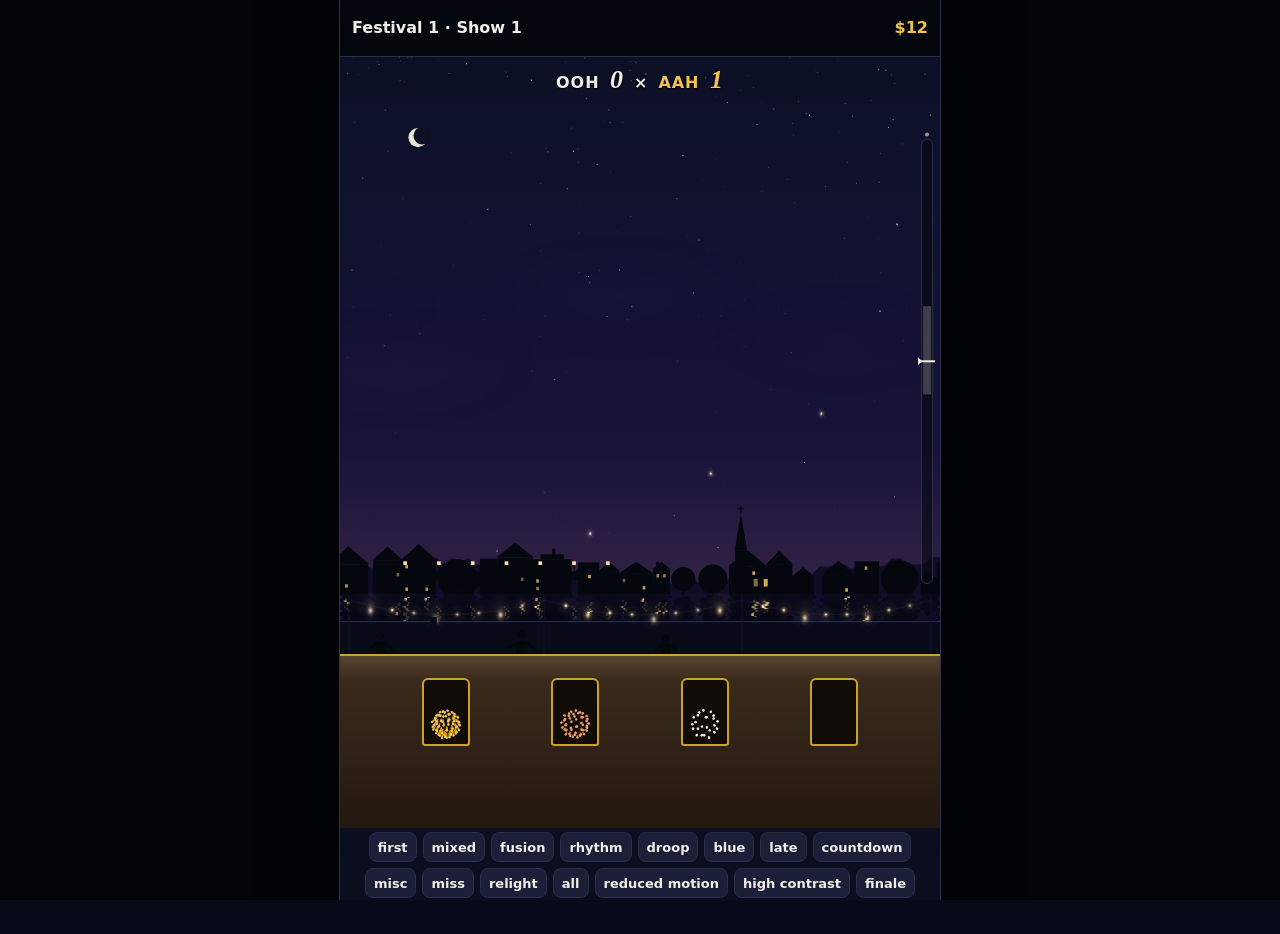
<file: games/ooh-and-aah/tools/fx-demo.html>
<!doctype html>
<html lang="en"><head>
<meta charset="utf-8">
<meta name="viewport" content="width=device-width,initial-scale=1,viewport-fit=cover">
<title>FX self-test</title>
<!-- Ooh × Aah: fx.js self-test demo. Owner: fx. Loads the real src/sim.js + src/fx.js (no build step).
     Open it directly (file://) to click through the scenarios, or drive it with tools/fx-demo.mjs, which
     steps FX deterministically (FX.update(1/60) + FX.render() per frame), times every render and screenshots.
     Query: ?rm=1 (reduced motion) · ?hc=1 (high contrast) · ?scene=<name> (auto-play) · ?live=1 (own rAF loop) -->
<style>
  :root{--bg:#070A18;--paper:#F4EFE6;--dim:#B9B2C7;--aah:#F2C14E;--x:#56B4E9;--line:#2A2F4A;--wood:#3A2A1C;--wood-hi:#5A4330;--brass:#C9A227}
  :root[data-contrast="high"]{--bg:#000;--paper:#FFF;--dim:#E6E6E6;--aah:#FFD166;--x:#8AD7FF;--line:#FFF;--wood:#1A1A1A;--wood-hi:#FFF;--brass:#FFD166}
  html,body{margin:0;height:100%;background:var(--bg);color:var(--paper);font:16px/1.3 system-ui,-apple-system,"Segoe UI",Roboto,sans-serif;overflow:hidden}
  #backdrop{position:fixed;inset:0;width:100vw;height:100vh;display:none;opacity:.55}
  #app{position:relative;height:100%;margin:0 auto;display:flex;flex-direction:column;max-width:560px}
  body.desk #backdrop{display:block}
  body.desk #app{max-width:600px;box-shadow:0 0 0 1px var(--line),0 0 60px rgba(0,0,0,.7)}
  #hud{flex:none;height:56px;display:flex;align-items:center;justify-content:space-between;padding:0 12px;background:rgba(5,7,15,.92);border-bottom:1px solid var(--line);font-weight:700}
  #hud .coins{color:var(--aah)}
  #sky-wrap{position:relative;flex:1 1 0;min-height:300px;overflow:hidden}
  #sky{position:absolute;inset:0;width:100%;height:100%;display:block}
  #readout{position:absolute;left:0;right:0;top:10px;display:flex;justify-content:center;gap:10px;align-items:baseline;font-weight:700;letter-spacing:.06em;pointer-events:none;text-shadow:0 1px 2px #000}
  #readout b{font:italic 700 26px/1 Georgia,serif;margin-left:4px}
  #readout .a{color:var(--aah)}
  #rack{flex:none;height:150px;position:relative;background:linear-gradient(var(--wood-hi),var(--wood) 14%,#23180f);border-top:2px solid var(--brass);display:flex;justify-content:space-evenly;align-items:flex-start;padding-top:22px}
  .tube{width:44px;height:64px;border-radius:6px 6px 3px 3px;background:#120c08;border:2px solid var(--brass);display:flex;align-items:flex-end;justify-content:center}
  .tube canvas{margin-bottom:4px}
  #bar{flex:none;height:64px;display:flex;gap:6px;align-items:center;justify-content:center;flex-wrap:wrap;padding:4px 8px;background:#0b0e1f}
  #bar button{font:700 13px system-ui;color:var(--paper);background:#1b1f38;border:1px solid var(--line);border-radius:8px;padding:6px 8px;min-height:30px}
  #bar button[aria-pressed="true"]{border-color:var(--aah);color:var(--aah)}
  body.shot #bar{visibility:hidden}
  #sheet{display:none;position:fixed;inset:0;overflow:auto;background:var(--bg);padding:12px;box-sizing:border-box}
  body.picto #sheet{display:block}
  #sheet h2{font:600 16px system-ui;margin:8px 0}
  #sheet .grid{display:flex;flex-wrap:wrap;gap:8px}
  #sheet figure{margin:0;display:flex;flex-direction:column;align-items:center;gap:2px;font:12px system-ui;color:var(--dim);width:64px}
</style>
</head><body>
<canvas id="backdrop" aria-hidden="true"></canvas>
<div id="app">
  <div id="hud"><span id="show">Spring Lanterns · Show 1</span><span class="coins" id="coins">$12</span></div>
  <div id="sky-wrap">
    <canvas id="sky" aria-hidden="true"></canvas>
    <div id="readout"><span class="o" id="ro-o">OOH <b>0</b></span><span>×</span><span class="a" id="ro-a">AAH <b>1</b></span></div>
  </div>
  <div id="rack"></div>
  <div id="bar"></div>
</div>
<div id="sheet"></div>
<script src="../src/sim.js"></script>
<script src="../src/fx.js"></script>
<script>
'use strict';
/* ------------------------------------------------------------------------------------------------
   Scenarios. Chains come from the real SIM (OOH.step(state, {type:'light'})) where possible, so the
   event shapes are exactly the ones the game feeds FX; the rest are hand-built with the SIM's fields.
------------------------------------------------------------------------------------------------ */
const Q = new URLSearchParams(location.search);
const $ = s => document.querySelector(s);
const sky = $('#sky'), rack = $('#rack');
const DESK = innerWidth >= 1200;
if (DESK) document.body.classList.add('desk');
if (Q.get('hc') === '1') document.documentElement.dataset.contrast = 'high';

function mkState(ids, o) {
  o = o || {};
  const S = OOH.createState(o.seed || 'fx-demo');
  S.show = o.show || 1; S.crowd = o.crowd || 0;
  let u = 100;
  S.tubes = ids.map(s => { if (!s) return {shell: null, rig: null}; const [id, col, star, rig] = s.split(':'); return {shell: {uid: u++, id, col: col || 'R', star: +(star || 1), paid: 3}, rig: rig || null}; });
  return S;
}
function light(S) { S._pre = {show: S.show, crowd: S.crowd}; return OOH.step(S, {type: 'light'}); }
const SETS = {
  mixed: ['peony:R:2', 'salute:W:2', 'willow:A:2', 'echo:W:2', 'crossette:B:2', 'thunder:W:3'],
  fusion: ['palm:G:2', 'fern:G:2', 'heart:R:2', 'strontium:R:2', 'glitter:A:2', 'finale:B:3'],
  rhythm: ['comet:B:2', 'strobe:W:2', 'mine:R:2', 'candle:A:2', 'girandola:A:2', 'waterfall:W:2'],
  droop: ['kamuro:A:2', 'dahlia:R:2', 'smiley:A:2', 'crackle:W:2', 'horsetail:G:2', 'brocade:A:2'],
  blue: ['tourbillon:X:2', 'crest:A:2', 'puresky:B:2', 'barrage:B:2', 'prism:B:2', 'bluemoon:B:2'],
  late: ['nishiki:A:2', 'cake:R:2', 'saturn:B:2', 'chrys:G:2', 'echo:W:3', 'salute:W:3']
};
const SCENES = {
  // first show of a run: 3 tubes, tiny numbers, a Pass
  first: () => { const S = mkState(['willow:A:1', 'peony:R:1', 'strobe:W:1', null], {crowd: 0}); return {S, fest: 1, ev: light(S)}; },
  mixed: () => { const S = mkState(SETS.mixed, {show: 4, crowd: 40}); return {S, fest: 2, ev: light(S)}; },
  fusion: () => { const S = mkState(SETS.fusion, {show: 5, crowd: 60}); return {S, fest: 2, ev: light(S)}; },
  rhythm: () => { const S = mkState(SETS.rhythm, {show: 7, crowd: 90}); return {S, fest: 3, ev: light(S)}; },
  droop: () => { const S = mkState(SETS.droop, {show: 10, crowd: 140}); return {S, fest: 4, ev: light(S)}; },
  blue: () => { const S = mkState(SETS.blue, {show: 13, crowd: 220}); return {S, fest: 5, ev: light(S)}; },
  late: () => { const S = mkState(SETS.late, {show: 16, crowd: 320}); return {S, fest: 6, ev: light(S)}; },
  // the biggest chain: a 6-tube Countdown (two passes, 12+ bursts) that misses and ends the run
  countdown: () => { const S = mkState(SETS.mixed, {show: 23, crowd: 300}); return {S, fest: 8, ev: light(S)}; },
  // the events the SIM rarely produces in a demo: coin gains, a wild rainbow, encore, critical/rain check, relight, run won
  misc: () => {
    const S = mkState(['peony:X:2', 'glitter:A:3', 'heart:R:2', 'palm:G:2', 'bluemoon:B:3', 'finale:W:3'], {show: 20, crowd: 500});
    const ev = light(S).filter(e => !/^(payout|milestone|buildOpen|runLost|runWon)$/.test(e.type));
    const out = [];
    for (const e of ev) {
      out.push(e);
      if (e.type === 'burst' && e.tube === 1) out.push({type: 'coinGain', v: 3, tube: 1, rig: 'lucky'});
      if (e.type === 'burst' && e.tube === 3) out.push({type: 'crowdGain', v: 12, tube: 3, crowd: S.crowd + 12});
      if (e.type === 'burst' && e.tube === 4) out.push({type: 'extend', n: 3, by: 1, tube: 4});
    }
    const ap = out.find(e => e.type === 'applause');
    if (ap) { ap.encore = true; ap.pass = true; ap.target = Math.max(1, Math.floor(ap.score / 3.4)); }
    out.push({type: 'payout', total: 14}, {type: 'milestone', id: 'busySky', value: 6, goal: 8}, {type: 'runWon', show: 20, applause: ap ? ap.score : 0});
    return {S, fest: 7, ev: out};
  },
  // a miss (crowd deflates) that uses the rain check → critical rim
  miss: () => {
    const S = mkState(['peony:R:1', 'strobe:W:1', null, null], {show: 9, crowd: 30});
    const ev = light(S).filter(e => !/^(milestone|buildOpen|runLost)$/.test(e.type));
    const ap = ev.find(e => e.type === 'applause');
    if (ap) { ap.pass = false; ap.target = Math.max(ap.score * 3, 200); ap.short = ap.target - ap.score; }
    ev.push({type: 'rainCheck', left: 0}, {type: 'critical', on: true, lastChance: true});
    return {S, fest: 3, ev};
  },
  relight: () => {
    const S = mkState(['willow:A:1', 'peony:R:1', null, null], {show: 6, crowd: 20});
    const ev = light(S).filter(e => !/^(milestone|buildOpen|runLost)$/.test(e.type));
    const ap = ev.find(e => e.type === 'applause');
    if (ap) { ap.pass = false; ap.target = ap.score * 2; }
    ev.push({type: 'relight', left: 0});
    return {S, fest: 2, ev};
  },
  // every shell in the sky at once (one burst per shell, instant chain) = worst-case particle pressure
  all: () => {
    const ids = Object.keys(OOH.DATA.SHELLS), ev = [{type: 'fuseLit', show: 1, target: 100, rules: []}];
    ids.forEach((id, i) => { ev.push({type: 'launch', tube: i % 6, n: i}); ev.push({type: 'burst', tube: i % 6, shell: id, col: 'RAGBWF'[i % 6], star: 2, sees: 0, up: [], n: i, hang: 2}); });
    const S = mkState(['peony:R', 'peony:A', 'peony:G', 'peony:B', 'peony:W', 'peony:F']);
    return {S, fest: 1, ev};
  }
};

/* ------------------------------------------------------------------------------------------------
   The stage: mock rack (DOM tubes with FX.pictogram tokens) → FX.setScene with real tube centres.
------------------------------------------------------------------------------------------------ */
let cur = null, handle = null, slamAt = -1, doneAt = -1, presented = [], simT = 0;
const colOfShell = sh => sh ? (sh.col || 'W') : null;
function layoutRack(S) {
  rack.innerHTML = '';
  S.tubes.forEach(t => {
    const d = document.createElement('div'); d.className = 'tube';
    if (t.shell) { try { const c = FX.pictogram(t.shell.id, t.shell.col, t.shell.star, 32, {highContrast: Q.get('hc') === '1'}); if (c) d.appendChild(c); } catch (e) { console.error(e); } }
    rack.appendChild(d);
  });
}
function tubeXs() {
  const cr = sky.getBoundingClientRect();
  return [...rack.children].map(el => { const r = el.getBoundingClientRect(); return r.left + r.width / 2 - cr.left; });
}
function anchors() {
  const cr = sky.getBoundingClientRect(), f = el => { const r = el.getBoundingClientRect(); return {x: r.left + r.width / 2 - cr.left, y: r.top + r.height / 2 - cr.top}; };
  return {ooh: f($('#ro-o')), aah: f($('#ro-a')), coins: f($('#coins'))};
}
function pushScene(S, fest, extra) {
  const xs = tubeXs(), pre = S._pre || S;
  FX.setScene(Object.assign({
    festival: fest, show: pre.show, crowd: pre.crowd, rules: OOH.rulesFor(S, pre.show), seed: 'fx-demo',
    tubes: S.tubes.map((t, i) => ({x: xs[i], soot: (i * 3 + pre.show) % 6, shellCol: colOfShell(t.shell), rig: t.rig})),
    haze: ((pre.show - 1) % 3) / 3, mood: 'hopeful', cheer: 0.5, target: 0, anchors: anchors()
  }, extra || {}));
}
function readout() {
  const L = presented.filter(e => typeof e.ooh === 'number' && typeof e.aah === 'number').pop();
  if (!L) return;
  $('#ro-o b').textContent = FX.fmt(L.ooh); $('#ro-a b').textContent = (Math.round(L.aah * 10) / 10).toString();
}
function load(name, o) {
  o = o || {};
  const mk = SCENES[name];
  if (!mk) throw new Error('no scene ' + name);
  FX.setOptions({reducedMotion: !!o.rm, highContrast: !!o.hc, speed: o.speed || 1, instant: false, test: false});
  document.documentElement.dataset.contrast = o.hc ? 'high' : '';
  if (handle) handle.skip();
  FX.dim(false); FX.critical(false); FX.clearSky({all: true});
  cur = mk();
  $('#show').textContent = 'Festival ' + cur.fest + ' · Show ' + (cur.S._pre || cur.S).show;
  $('#ro-o b').textContent = '0'; $('#ro-a b').textContent = '1';
  layoutRack(cur.S);
  FX.resize();
  // the build that led here: crowd, mood, haze; then open the build (resets the sky)
  pushScene(cur.S, cur.fest);
  FX.event({type: 'buildOpen', show: cur.S.show, target: 100, mood: o.mood || 'hopeful'});
  presented = []; slamAt = -1; doneAt = -1;
  return {events: cur.ev.length, types: [...new Set(cur.ev.map(e => e.type))]};
}
function play(o) {
  o = o || {};
  const fl = cur.ev.find(e => e.type === 'fuseLit');
  if (fl) FX.setScene({target: fl.target});
  handle = FX.play(cur.ev, {speed: o.speed || 1, instant: !!o.instant,
    onPresent: e => { presented.push(e); readout(); },
    onSlam: () => { slamAt = simT; },
    onDone: () => { doneAt = simT; }});
  return handle;
}
/* Deterministic stepping for the harness: n frames at 60 Hz; every render timed. */
const times = [];
function step(ms, o) {
  o = o || {};
  const n = Math.max(1, Math.round(ms / (1000 / 60)));
  for (let k = 0; k < n; k++) {
    simT += 1 / 60;
    FX.update(1 / 60);
    const t0 = performance.now();
    FX.render();
    if (o.flush) sky.getContext('2d').getImageData(0, 0, 1, 1);
    times.push(performance.now() - t0);
  }
  return FX.stats();
}
function until(what, extraMs, capMs) {
  let waited = 0; capMs = capMs || 20000;
  while (waited < capMs && (what === 'slam' ? slamAt < 0 : doneAt < 0)) { step(1000 / 60); waited += 1000 / 60; }
  if (extraMs) step(extraMs);
  return waited;
}
function timing(reset) {
  const a = times.slice().sort((x, y) => x - y), q = p => a.length ? +a[Math.min(a.length - 1, Math.floor(p * a.length))].toFixed(3) : 0;
  const r = {frames: a.length, p50: q(0.5), p95: q(0.95), p99: q(0.99), max: a.length ? +a[a.length - 1].toFixed(3) : 0, mean: a.length ? +(a.reduce((s, v) => s + v, 0) / a.length).toFixed(3) : 0};
  if (reset) times.length = 0;
  return r;
}
/* Render benchmark, robust to a busy machine: replay the same scene `reps` times (FX is deterministic per seed and
   show) and keep the per-frame MINIMUM across replays (preemption only ever adds time). Every frame is flushed with
   getImageData so no draw list piles up across frames: `js` = FX.render() alone (what the main thread pays when the
   canvas is GPU-rastered, the budgeted number, like tools/perf.mjs), `full` = render + software raster (upper bound). */
function bench(name, o, ms, reps) {
  o = o || {}; reps = reps || 3;
  const n = Math.round(ms / (1000 / 60)), js = new Float64Array(n).fill(1e9), full = new Float64Array(n).fill(1e9);
  let peak = 0;
  const g = sky.getContext('2d'), bd = DESK ? $('#backdrop').getContext('2d') : null;
  for (let r = 0; r < reps; r++) {
    load(name, o); step(400, {flush: true}); FX.stats().resetMax(); play({speed: o.speed || 1});
    for (let k = 0; k < n; k++) {
      simT += 1 / 60; FX.update(1 / 60);
      const t0 = performance.now(); FX.render(); const t1 = performance.now(); g.getImageData(0, 0, 1, 1); const t2 = performance.now();
      if (bd) bd.getImageData(0, 0, 1, 1);   // the backdrop too: an unflushed canvas piles up draw lists across frames
      if (t1 - t0 < js[k]) js[k] = t1 - t0;
      if (t2 - t0 < full[k]) full[k] = t2 - t0;
    }
    peak = Math.max(peak, FX.stats().peak);
    if (handle) handle.skip();
    step(100, {flush: true});
  }
  times.length = 0;
  const q = (arr, p) => { const a = Array.from(arr).sort((x, y) => x - y); return +a[Math.min(a.length - 1, Math.floor(p * a.length))].toFixed(3); };
  return {scene: name, frames: n, reps, p50: q(js, 0.5), p95: q(js, 0.95), p99: q(js, 0.99), max: q(js, 1), fullP50: q(full, 0.5), fullP95: q(full, 0.95), peak};
}
/* Real-time loop (manual use and the ?live=1 perf probe). */
let live = false, lastTs = 0;
function loop(ts) {
  if (!live) return;
  const dt = lastTs ? Math.min(0.1, (ts - lastTs) / 1000) : 1 / 60; lastTs = ts;
  simT += dt; FX.update(dt);
  const t0 = performance.now(); FX.render(); times.push(performance.now() - t0);
  requestAnimationFrame(loop);
}
function startLive() { if (!live) { live = true; lastTs = 0; requestAnimationFrame(loop); } }
function stopLive() { live = false; }

/* The pictogram sheet: every shell as a token, at 1× and in high contrast (§4.1, §4.4). */
function sheet(hc) {
  document.body.classList.add('picto');
  const el = $('#sheet'); el.innerHTML = '';
  const ids = Object.keys(OOH.DATA.SHELLS), cols = ['R', 'A', 'G', 'B', 'W', 'F'];
  const add = (title, fn) => { const h = document.createElement('h2'); h.textContent = title; el.appendChild(h); const g = document.createElement('div'); g.className = 'grid'; el.appendChild(g); fn(g); };
  const fig = (g, cv, label) => { const f = document.createElement('figure'); if (cv) f.appendChild(cv); const c = document.createElement('figcaption'); c.textContent = label; f.appendChild(c); g.appendChild(f); };
  add('Every shell (token, row colour, ' + (hc ? 'high contrast' : 'normal') + ')', g => ids.forEach((id, i) => {
    const row = OOH.DATA.SHELLS[id], col = row && row.col && row.col !== '*' ? row.col : cols[i % 6];
    fig(g, FX.pictogram(id, col, 1 + (i % 3), 44, {token: true, highContrast: hc}), id);
  }));
  add('Colours (peony, 3★, washed, hang)', g => {
    cols.concat(['X']).forEach(c => fig(g, FX.pictogram('peony', c, 3, 44, {token: true, highContrast: hc}), c));
    fig(g, FX.pictogram('willow', 'A', 1, 44, {token: true, washed: true, highContrast: hc}), 'washed');
    fig(g, FX.pictogram('palm', 'G', 2, 44, {token: true, hang: 3, highContrast: hc}), 'hang 3');
    fig(g, FX.pictogram('peony', 'R', 1, 26, {highContrast: hc}), '26px');
  });
  return ids.length;
}

window.DEMO = {load, play, step, until, timing, bench, startLive, stopLive, sheet, scenes: Object.keys(SCENES),
  get slamAt() { return slamAt; }, get doneAt() { return doneAt; }, get presented() { return presented.map(e => e.type); },
  handle: () => handle, errors: []};
addEventListener('error', e => DEMO.errors.push(String(e.message)));

/* Boot. */
FX.init(sky, {seed: 'fx-demo', reducedMotion: Q.get('rm') === '1', highContrast: Q.get('hc') === '1'});
if (DESK && FX.attachBackdrop) FX.attachBackdrop($('#backdrop'));
const bar = $('#bar');
for (const n of Object.keys(SCENES)) {
  const b = document.createElement('button'); b.textContent = n;
  b.onclick = () => { load(n, {rm: Q.get('rm') === '1', hc: Q.get('hc') === '1'}); play(); startLive(); };
  bar.appendChild(b);
}
for (const [k, lab] of [['rm', 'reduced motion'], ['hc', 'high contrast']]) {
  const b = document.createElement('button'); b.textContent = lab; b.setAttribute('aria-pressed', String(Q.get(k) === '1'));
  b.onclick = () => { const on = b.getAttribute('aria-pressed') !== 'true'; b.setAttribute('aria-pressed', String(on)); const p = new URLSearchParams(location.search); p.set(k, on ? '1' : '0'); location.search = p; };
  bar.appendChild(b);
}
{ const b = document.createElement('button'); b.textContent = 'finale'; b.onclick = () => { FX.finale(); startLive(); }; bar.appendChild(b); }
{ const b = document.createElement('button'); b.textContent = 'pictograms'; b.onclick = () => sheet(Q.get('hc') === '1'); bar.appendChild(b); }
$('#sky-wrap').addEventListener('pointerdown', () => { if (handle) handle.fastForward(); });
load(Q.get('scene') || 'first', {rm: Q.get('rm') === '1', hc: Q.get('hc') === '1'});
step(50);
if (Q.get('scene')) { play(); startLive(); }
else if (Q.get('live') === '1') startLive();
</script>
</body></html>
</file>
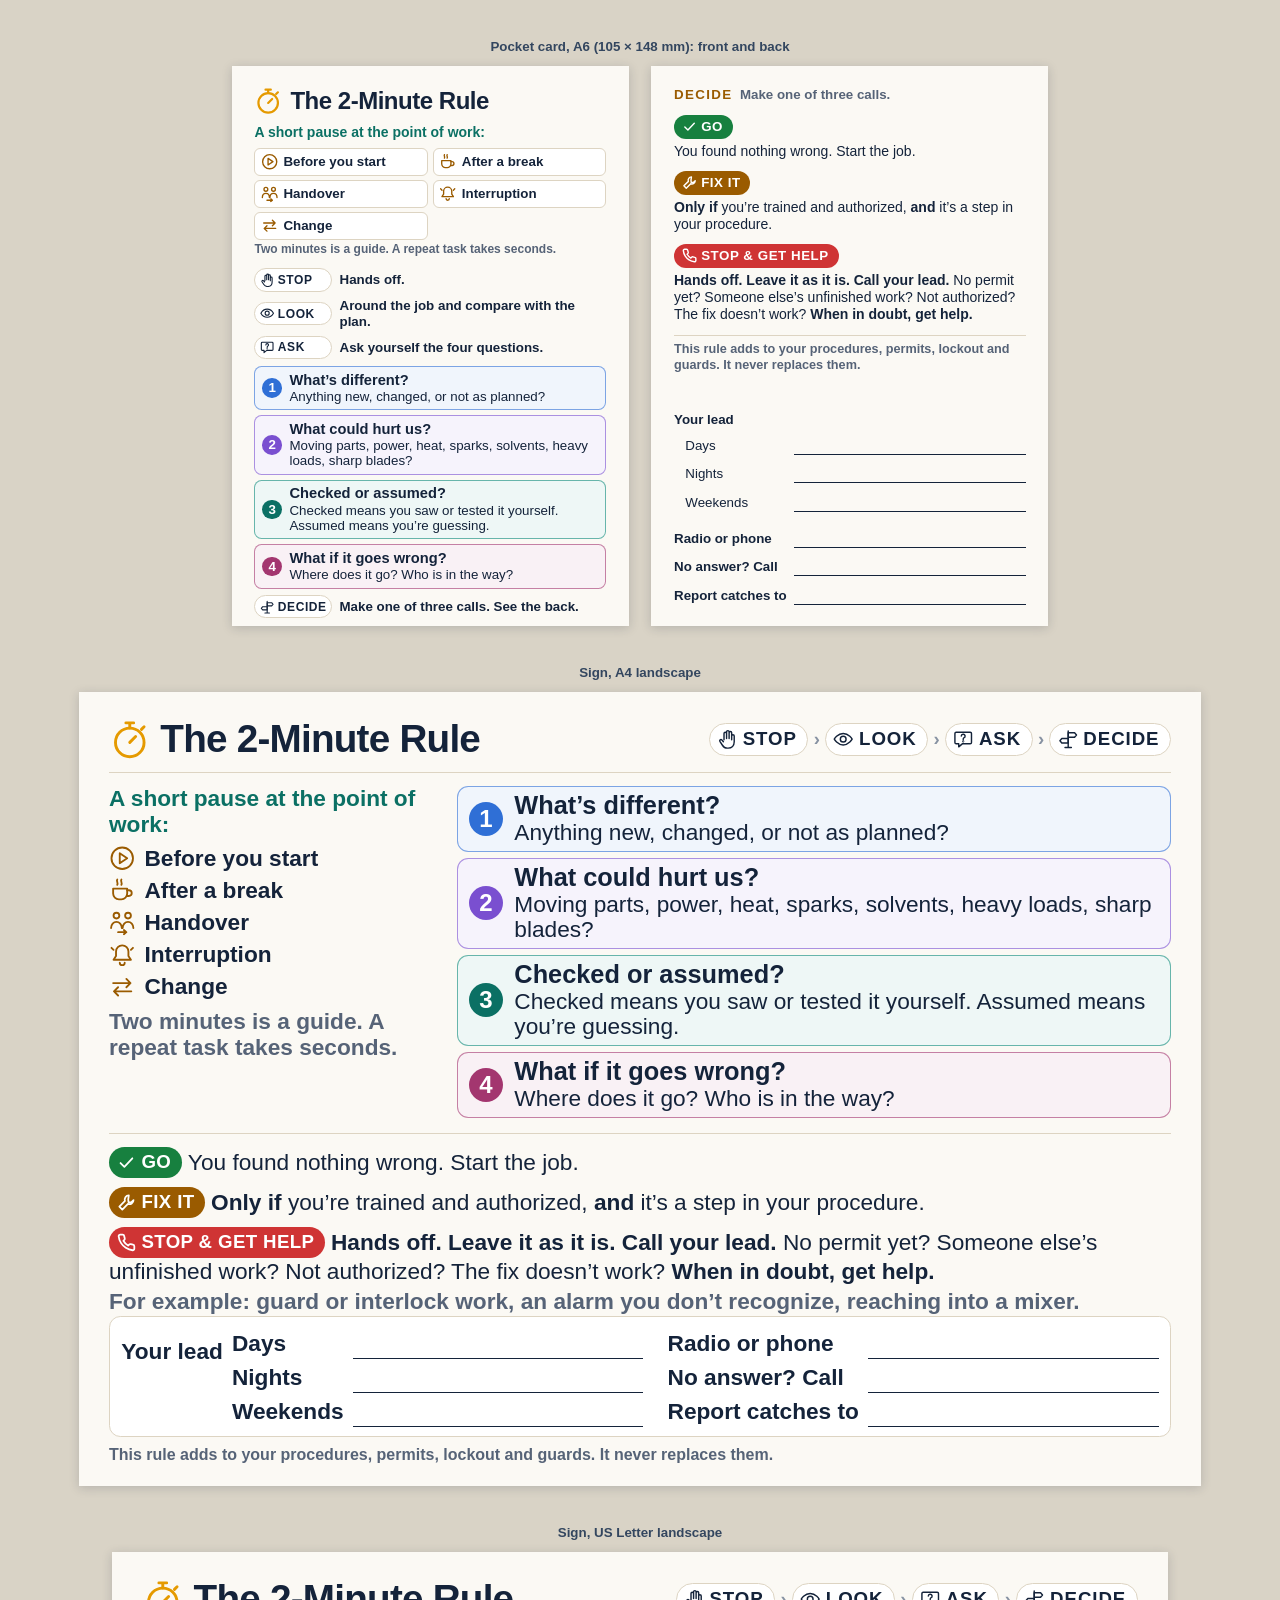
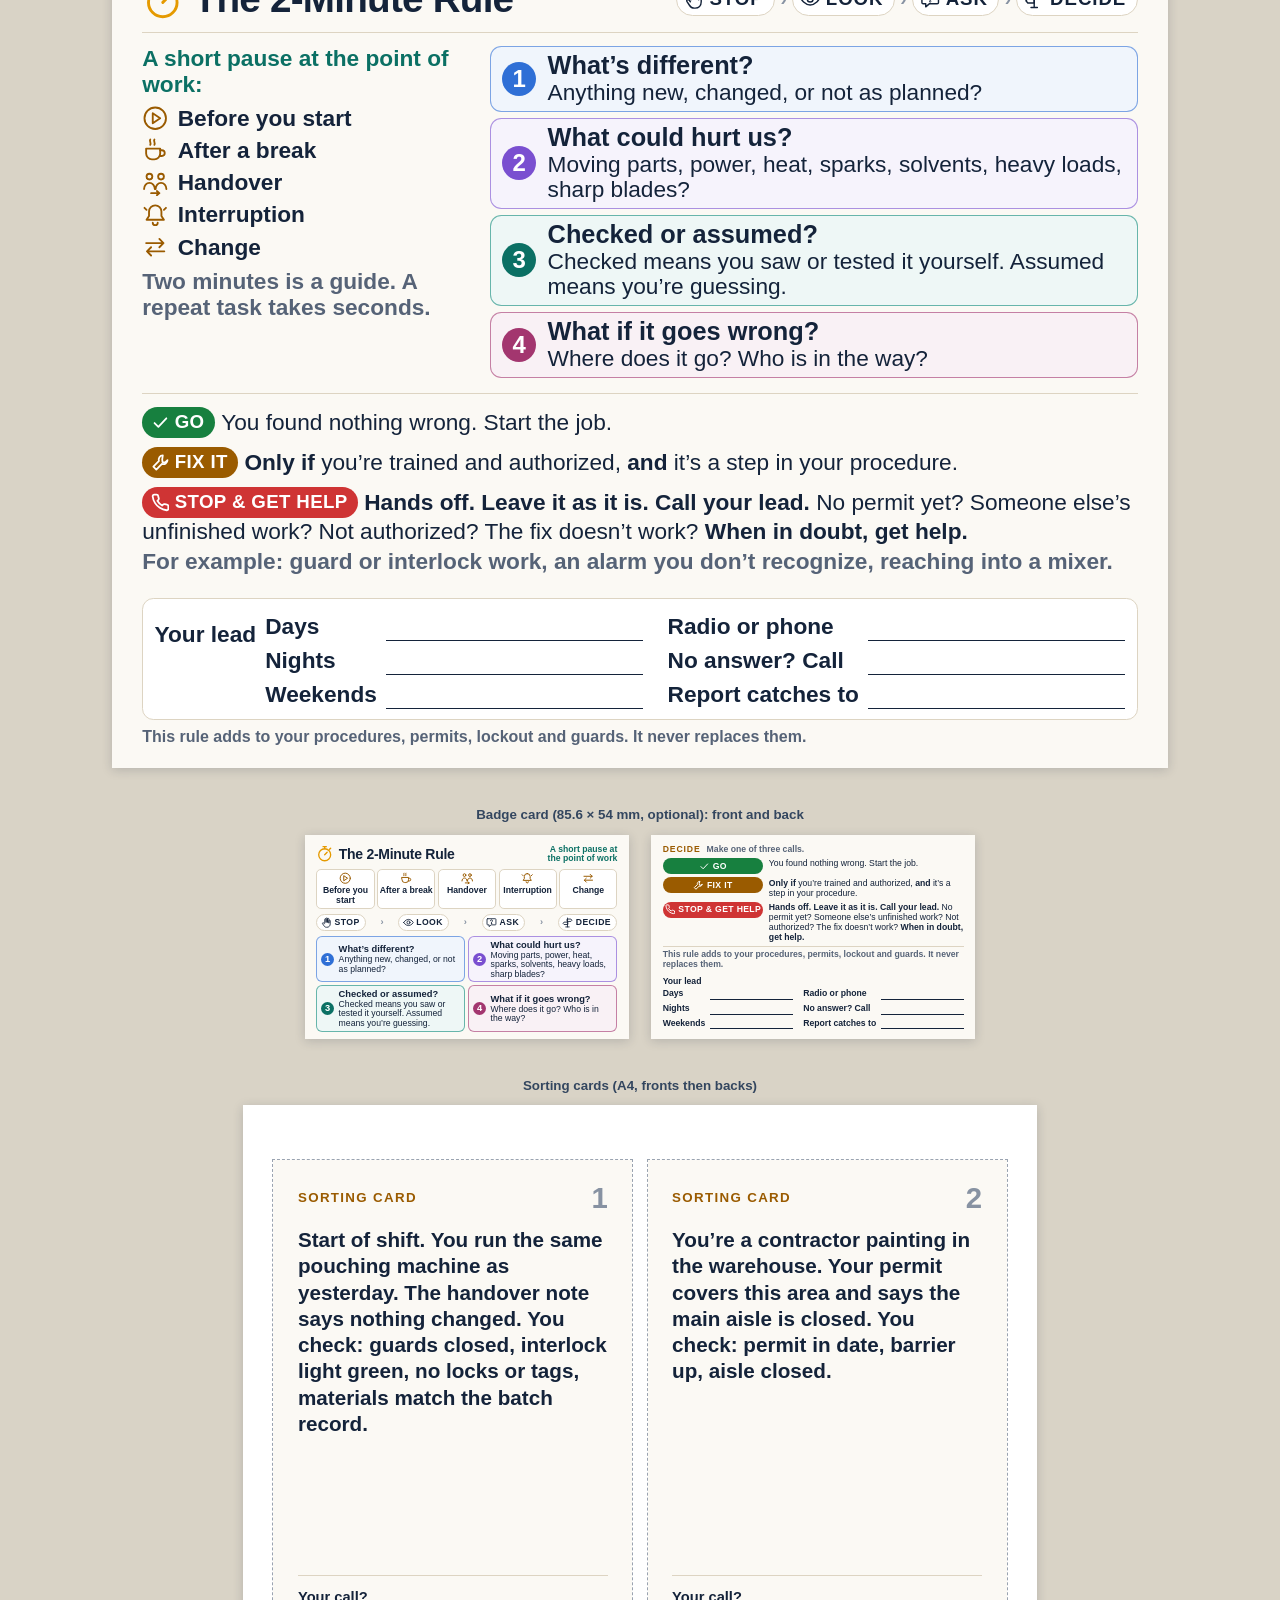
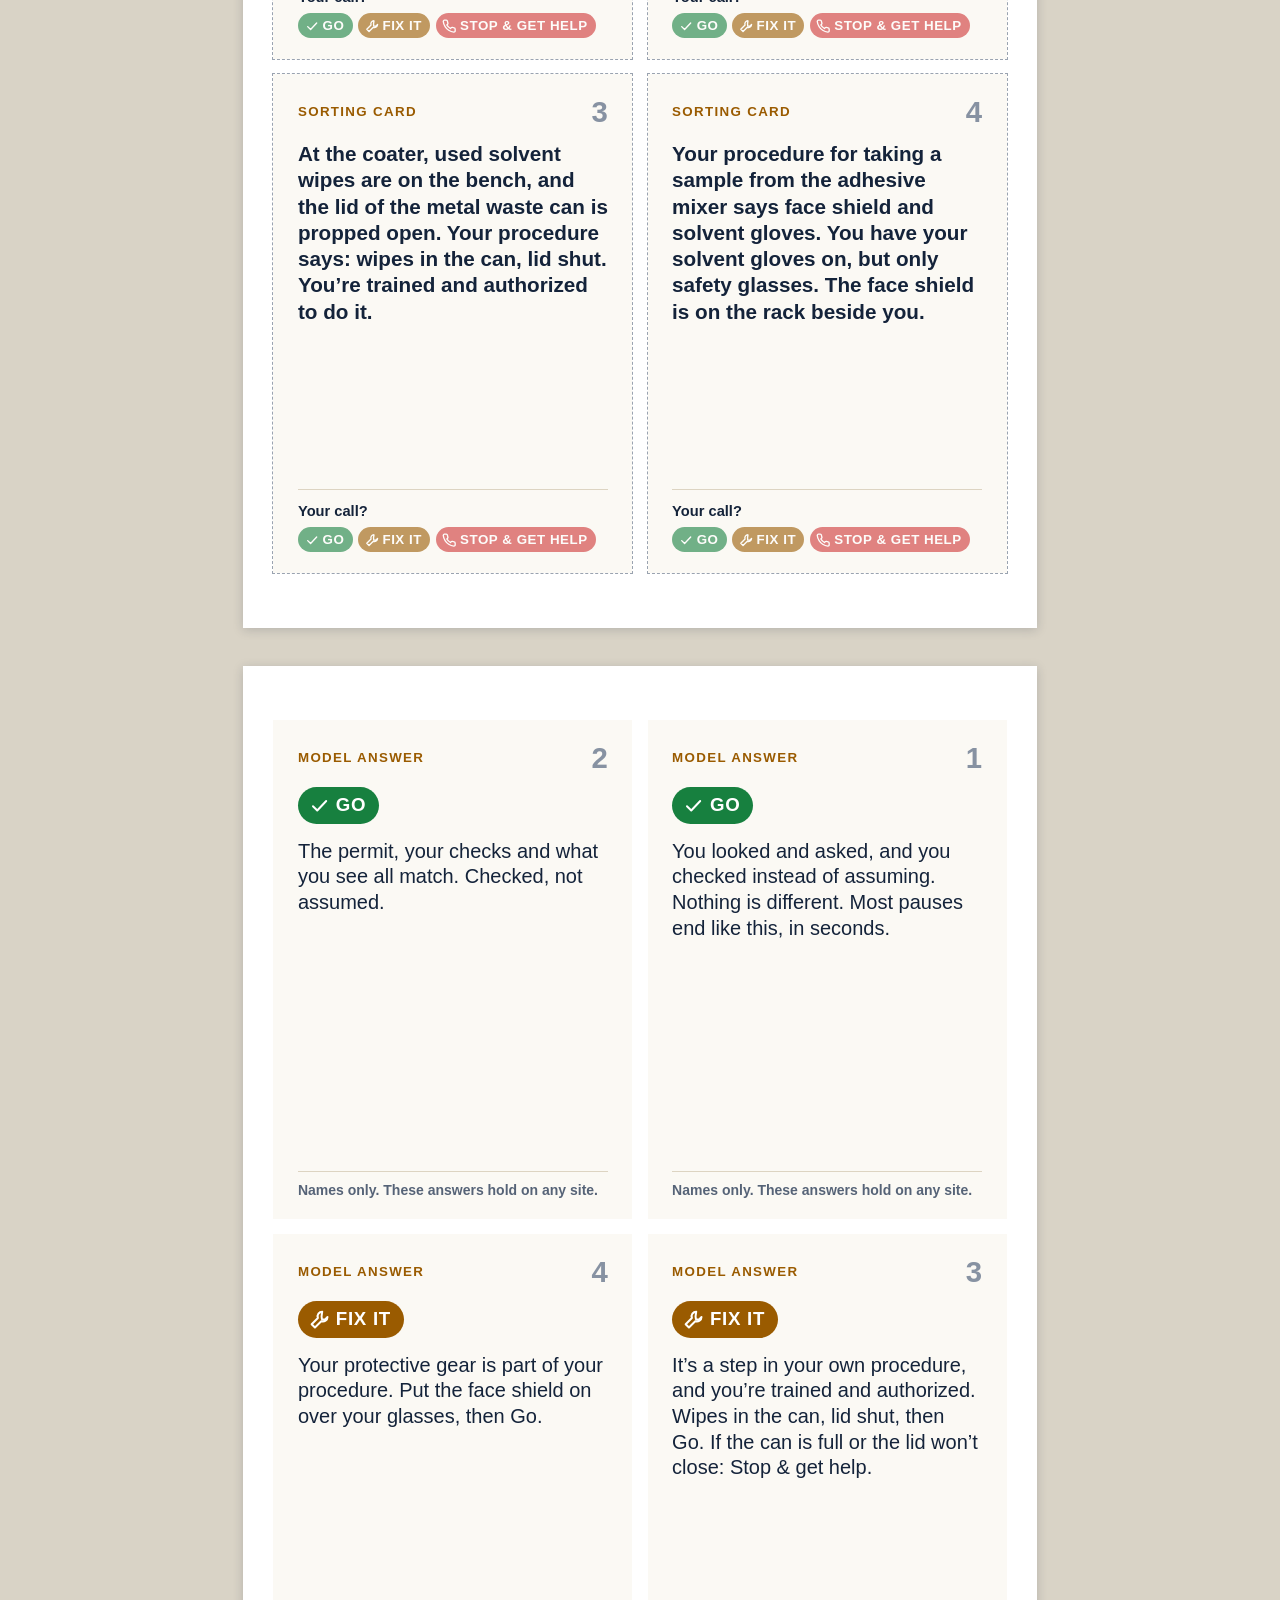
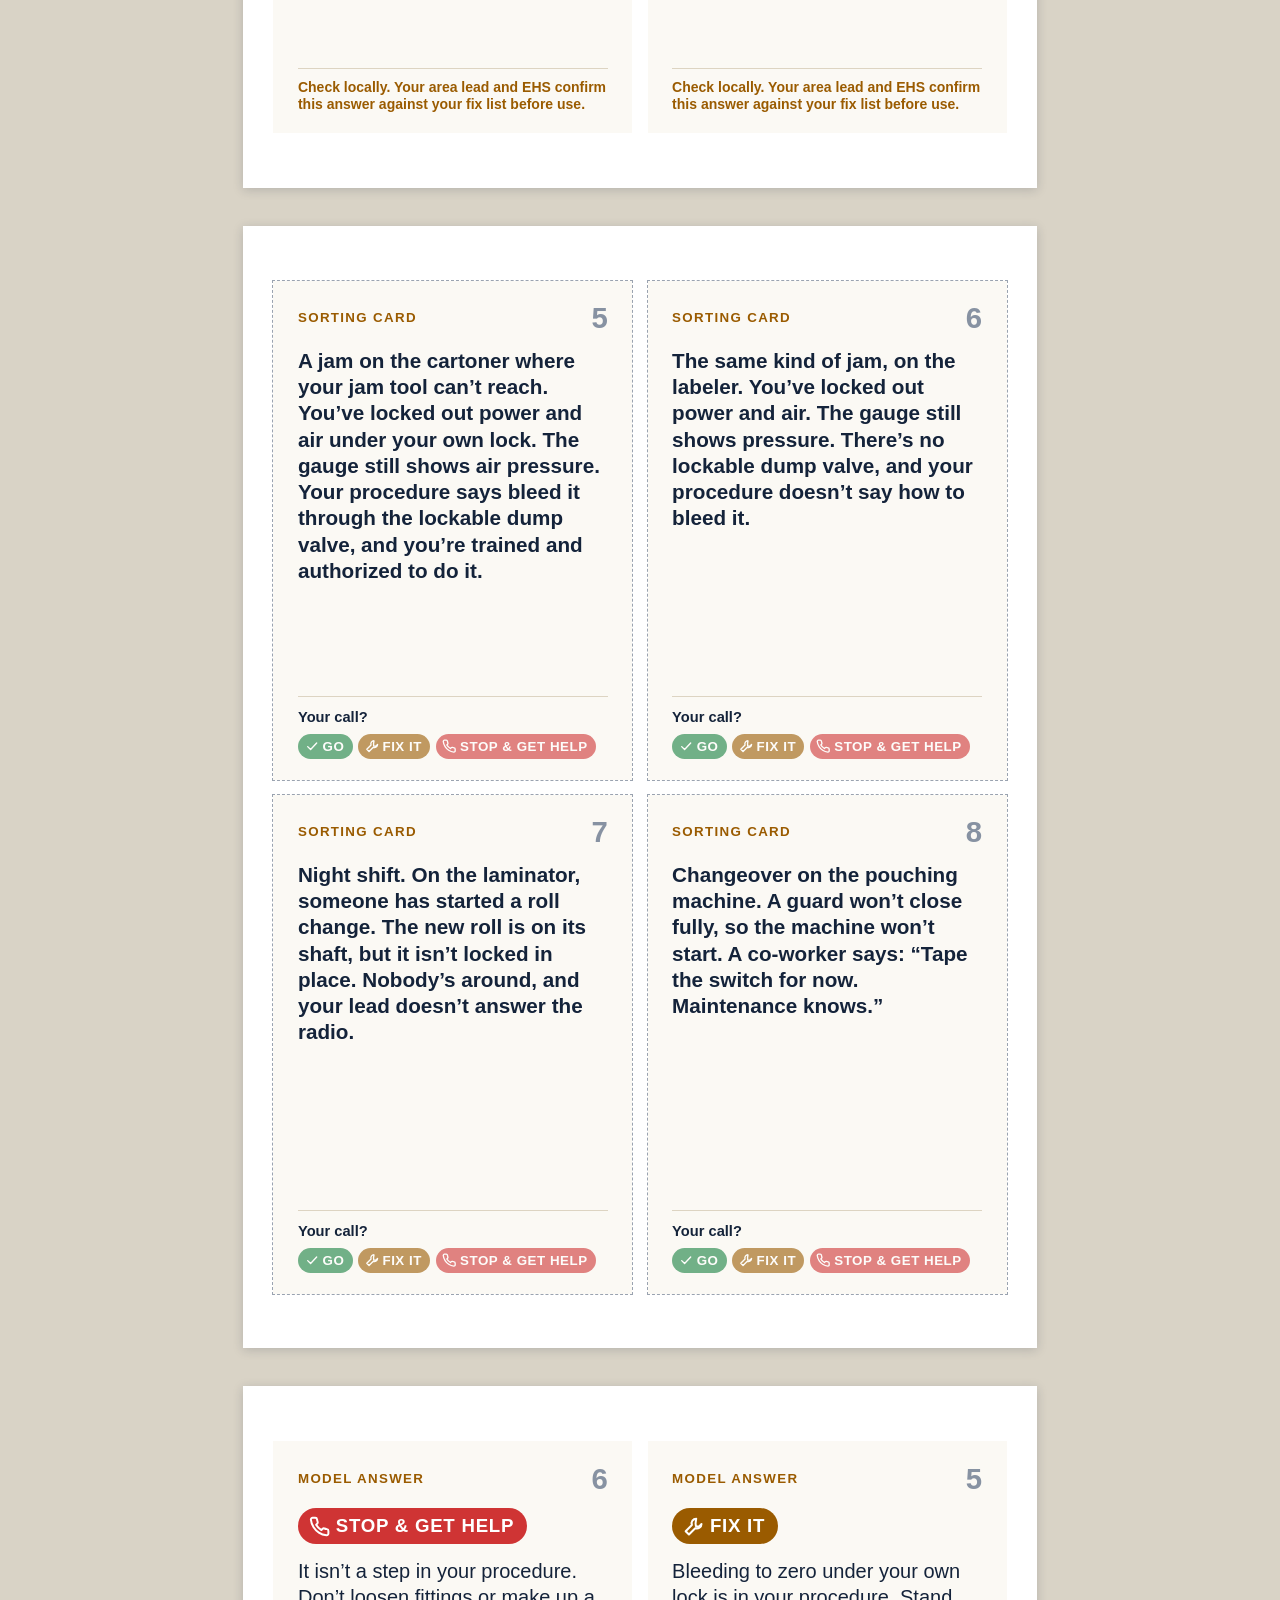
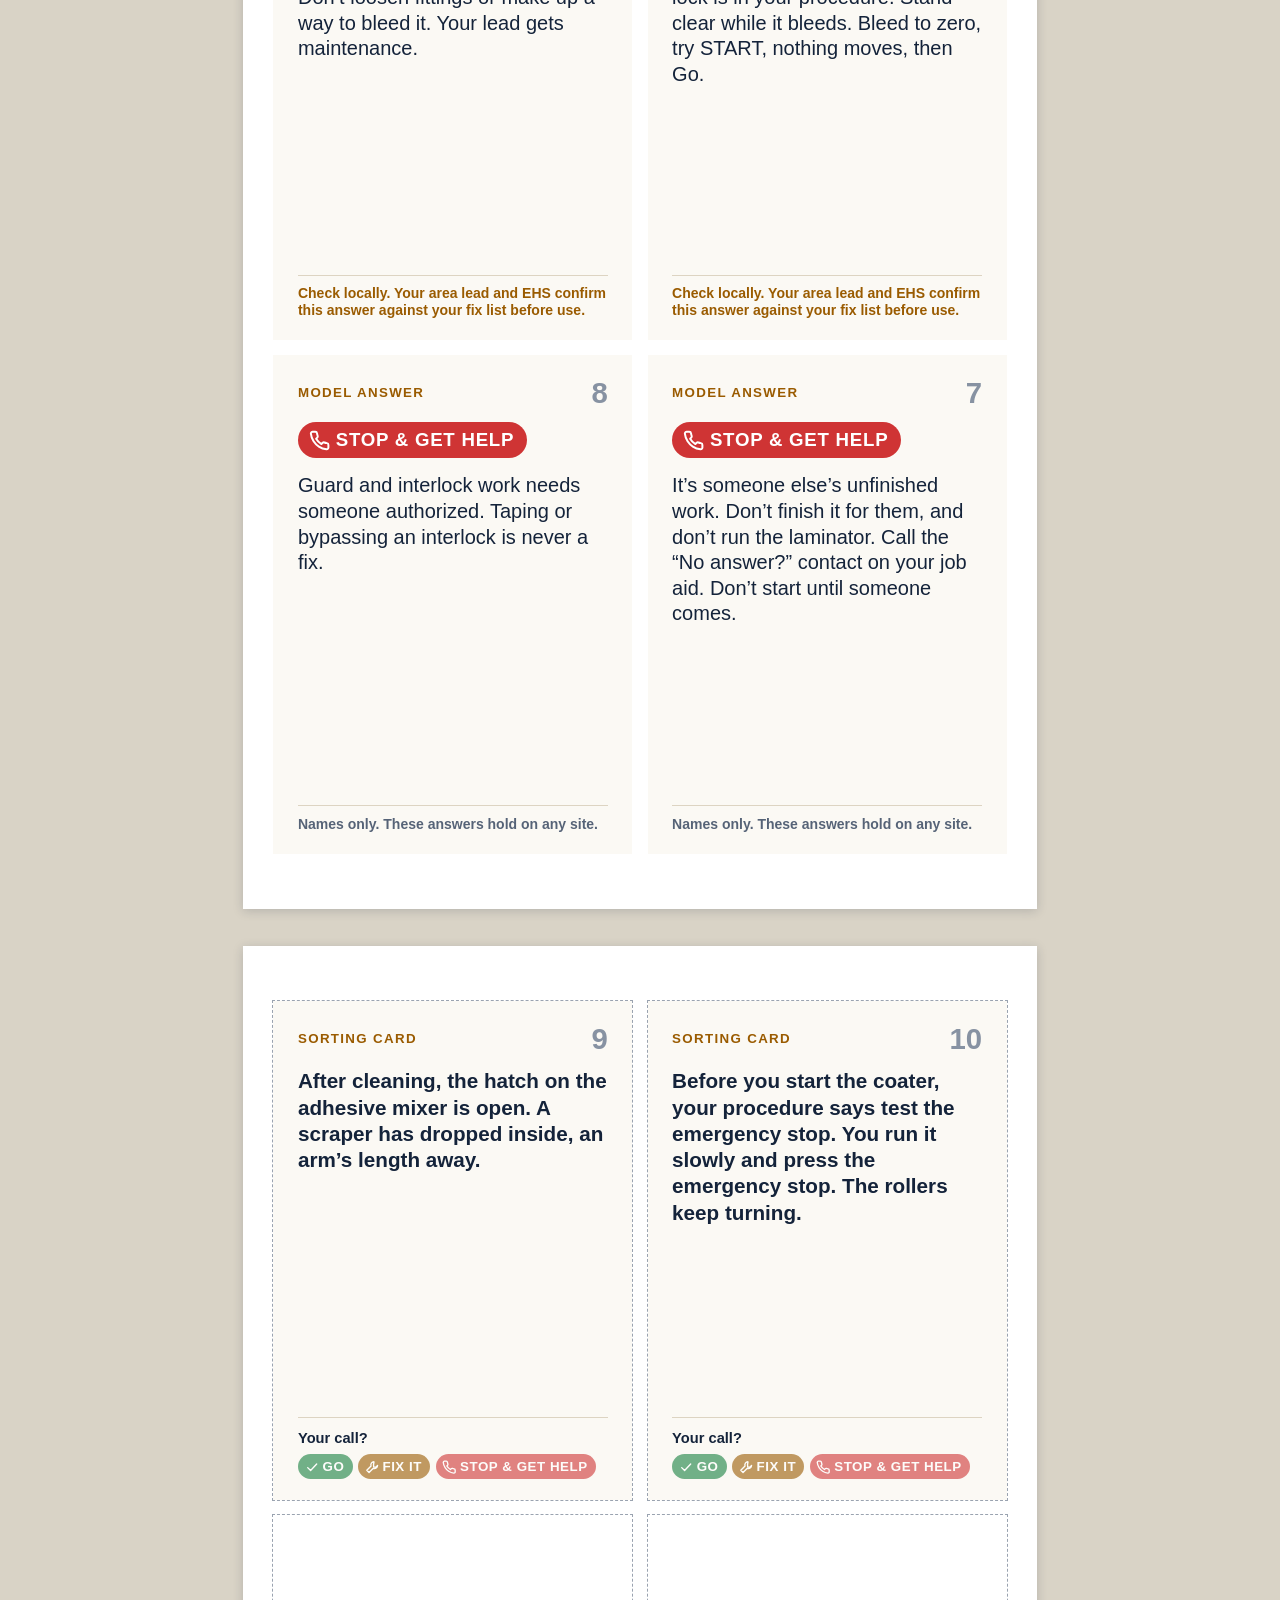
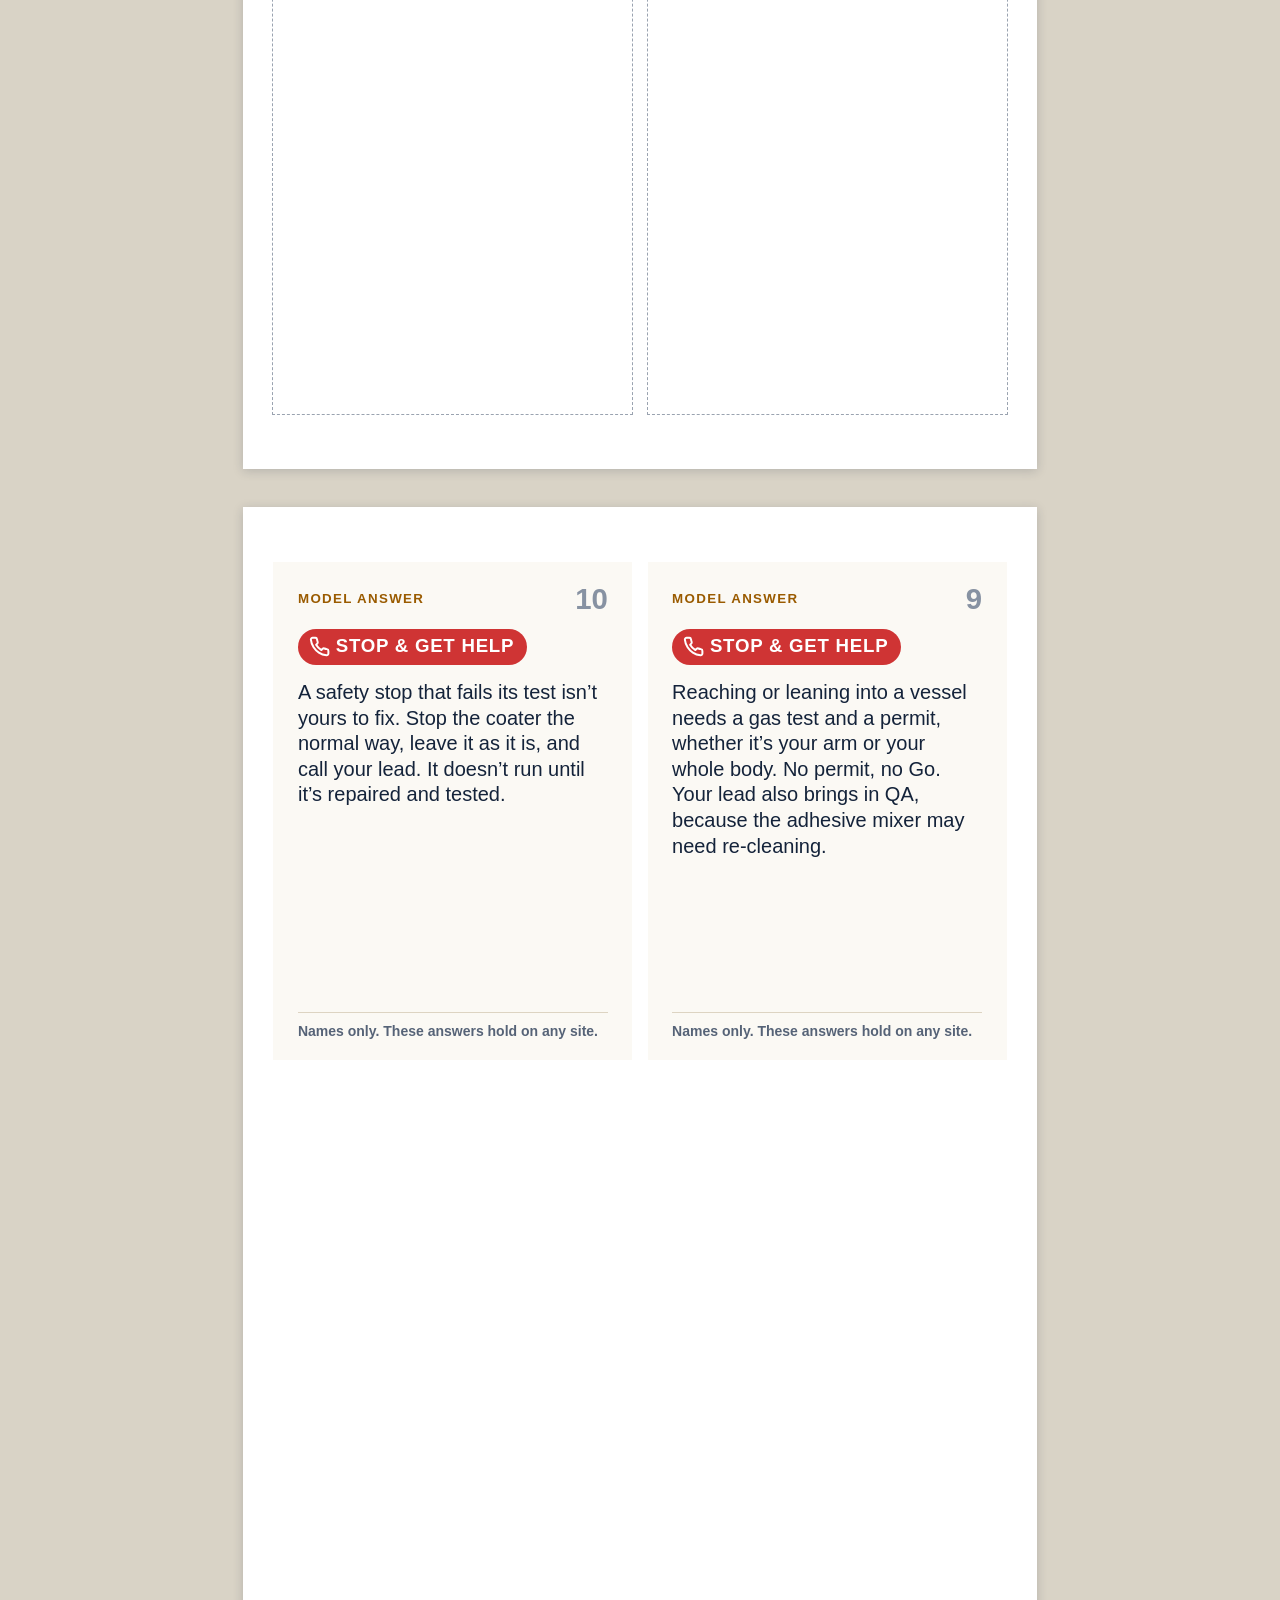
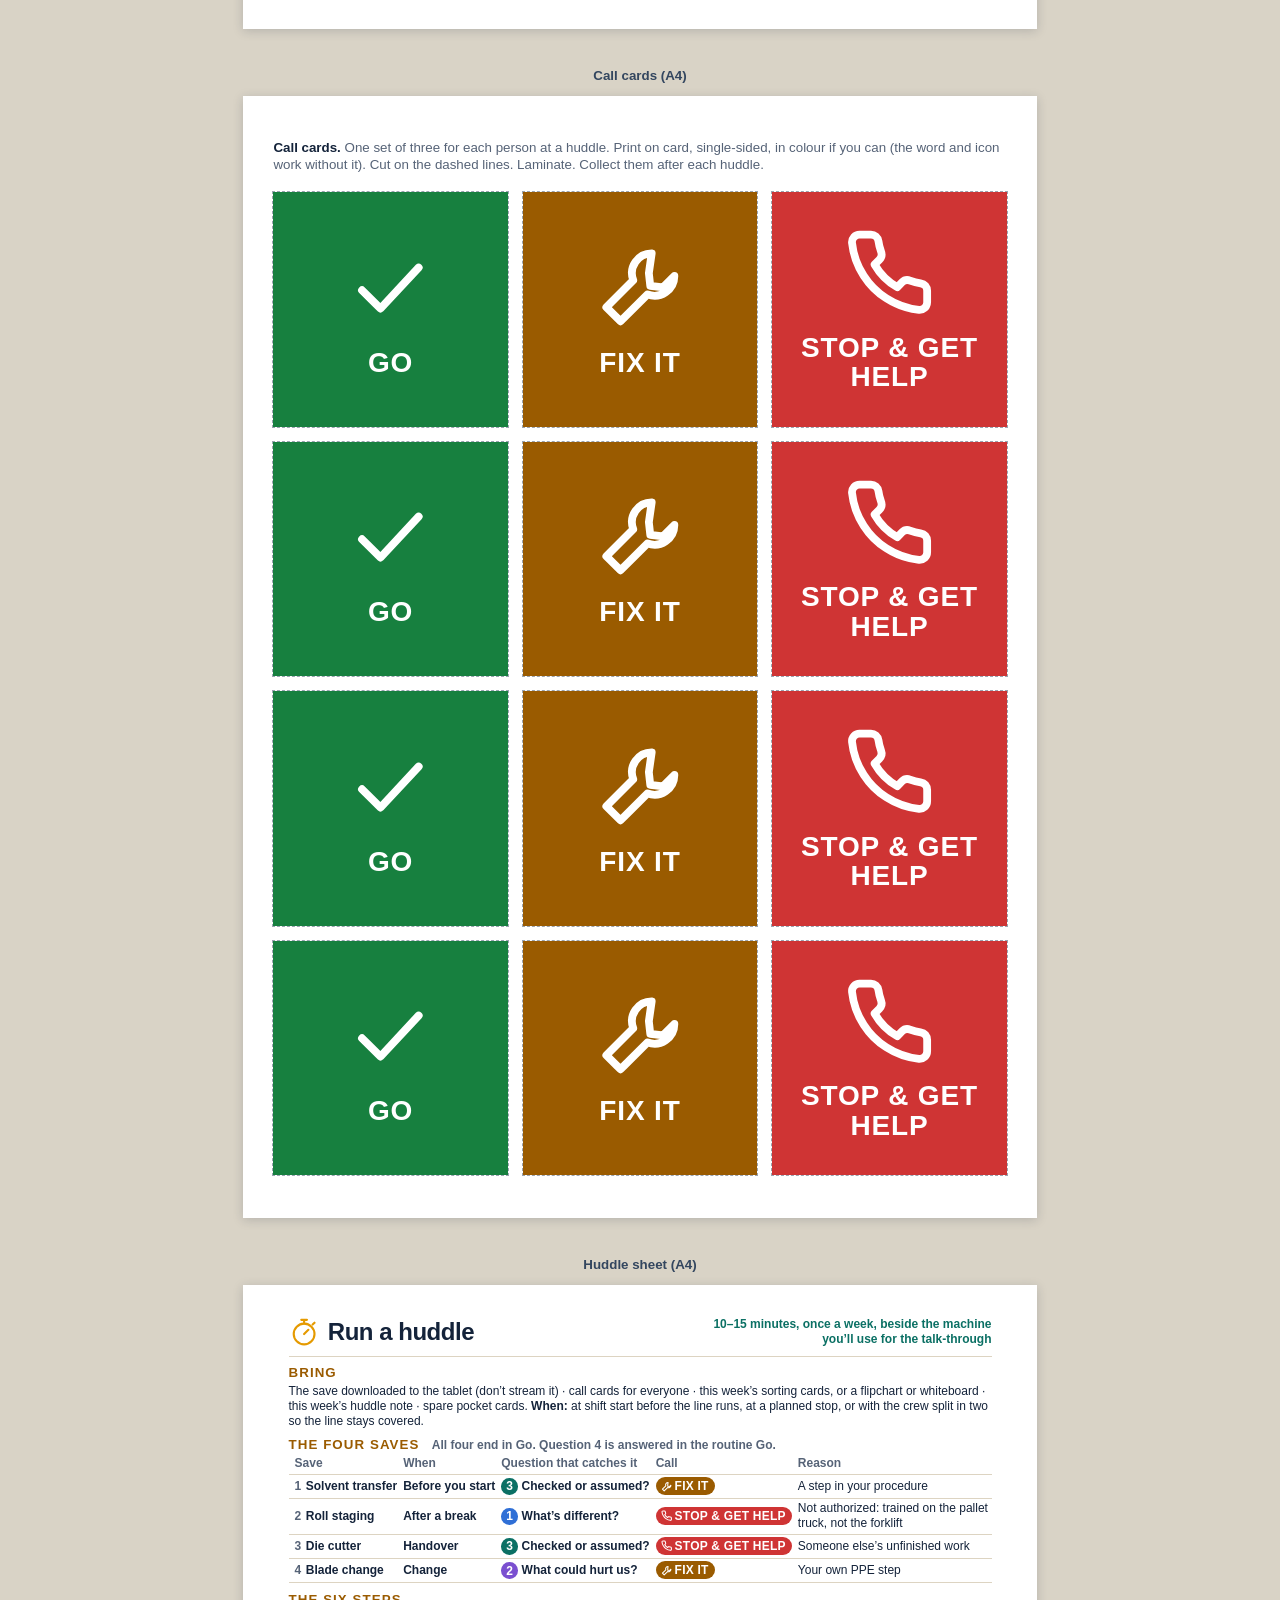
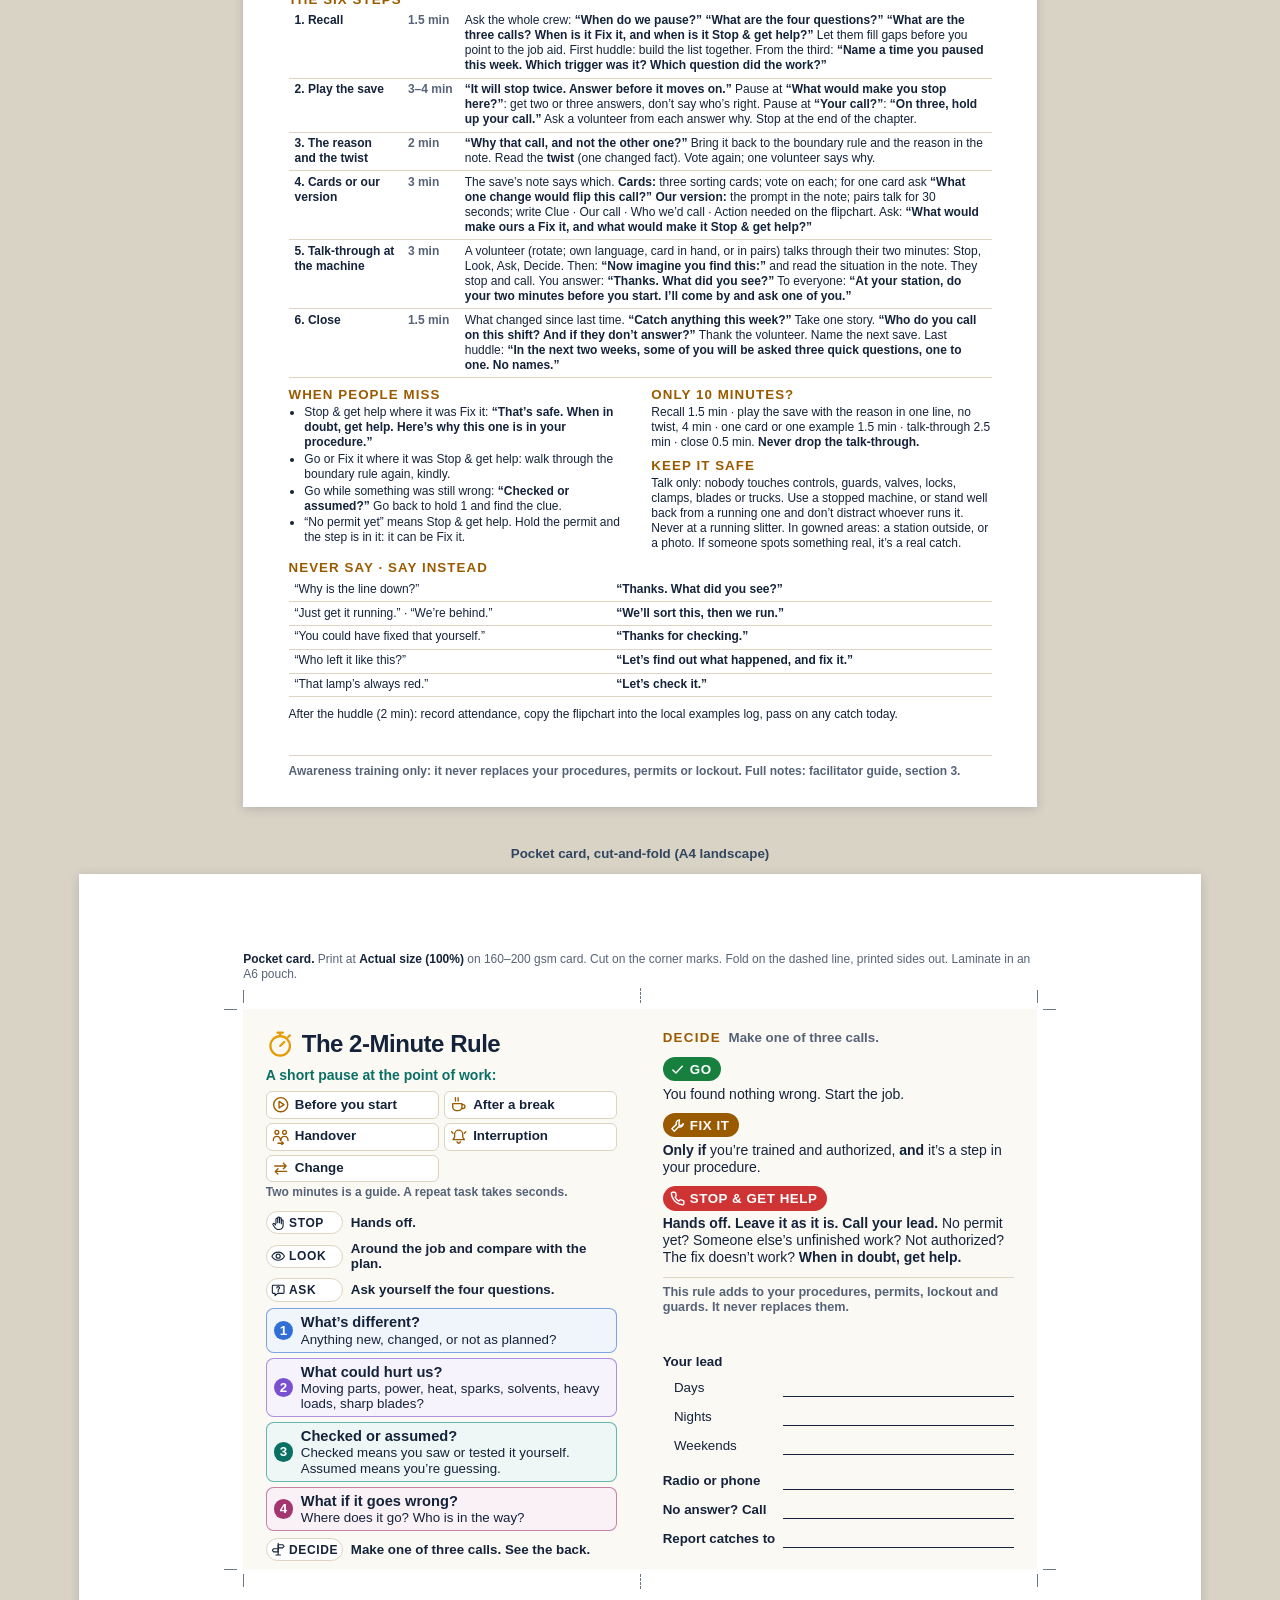
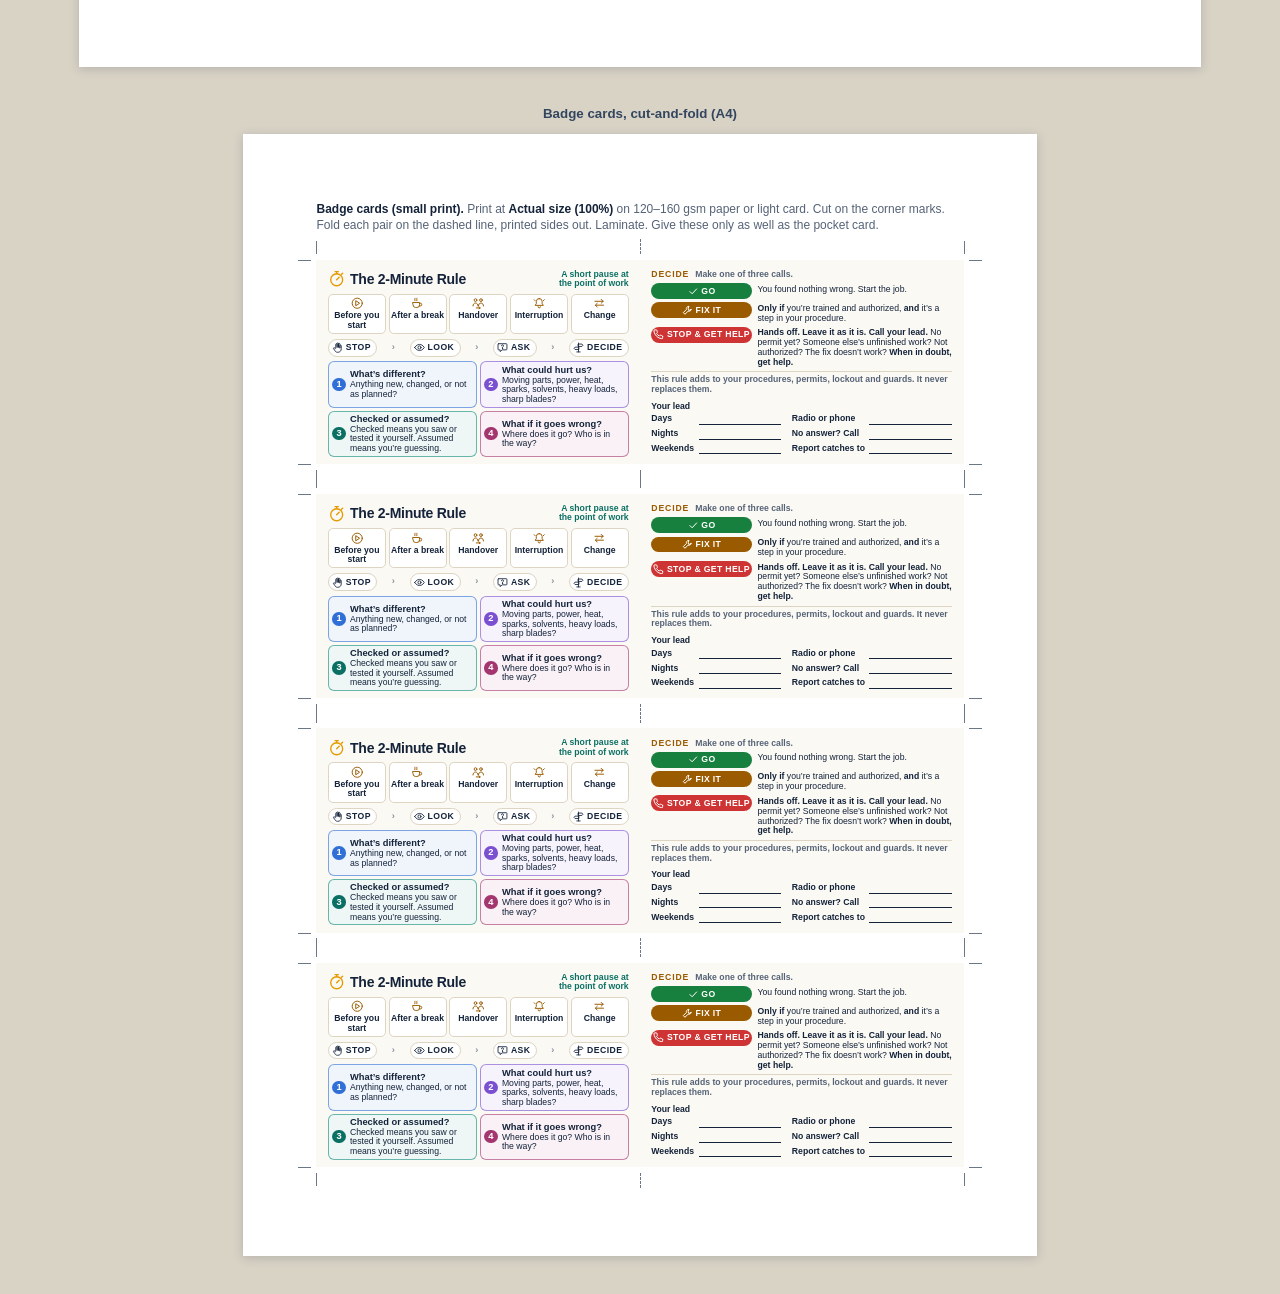
<file: safety-training/two-minute-rule/job-aid/job-aid.html>
<!doctype html>
<html lang="en">
<head>
<meta charset="utf-8">
<meta name="viewport" content="width=device-width, initial-scale=1">
<meta name="color-scheme" content="light">
<title>2-Minute Rule job aid</title>
<!--
  The 2-Minute Rule: point-of-work job aid, sorting cards, call cards and huddle sheet.
  One self-contained page (inline CSS and script, no external requests). It builds every print layout from the text in
  T, CARDS and HUDDLE and the local entries in LOCAL (all in the script at the bottom):
    ?view=pocket         pocket card, A6 (105 x 148 mm), front and back: the main handout
    ?view=pocket-front   pocket card, front only        ?view=pocket-back   back only
    ?view=pocket-a4      pocket card, cut-and-fold on A4 landscape      ?view=pocket-letter   on US Letter landscape
    ?view=badge          badge card, 85.6 x 54 mm (small print, optional), front and back
    ?view=badge-front    ?view=badge-back
    ?view=badge-a4       four badge cards, cut-and-fold on A4           ?view=badge-letter    on US Letter
    ?view=sign-a4        sign for the point of work, A4 landscape       ?view=sign-letter     US Letter landscape
    ?view=sorting        the ten sorting cards, four to an A4 page, fronts and backs for long-edge duplex
    ?view=callcards      call cards (Go, Fix it, Stop & get help), four sets on A4
    ?view=huddle         the huddle sheet: the four saves and the six huddle steps on one A4 page
    no view              everything, for checking on screen
  render.js turns these into the PDFs and PNGs in this folder.
-->
<style>
  :root {
    /* colour tokens from source/style.css (light teaching palette) */
    --paper: #fbf9f4; --panel: #ffffff; --panel2: #f1ece1; --line: #ddd4c2;
    --ink: #14233a; --muted: #566377; --dim: #8792a2;
    --q1: #2f6fd6; --q2: #7a4fd0; --q3: #0e8a7b; --q4: #a3366f;
    --go: #17803f; --fix: #9a5b00; --stop: #cf3434;
    --amber: #e59a00; --amber-text: #9a5b00; --ok-text: #0b7064; /* darker teal for small text on paper */
  }
  * { box-sizing: border-box; }
  @page { margin: 0; }
  html, body { margin: 0; padding: 0; }
  body {
    font-family: Inter, "Segoe UI", Roboto, "Helvetica Neue", Arial, "DejaVu Sans", sans-serif;
    color: var(--ink); -webkit-font-smoothing: antialiased; font-feature-settings: 'cv11' 1;
    -webkit-print-color-adjust: exact; print-color-adjust: exact;
    background: #d9d3c6;
  }
  p { margin: 0; }
  svg.i { display: block; flex: none; fill: none; stroke: currentColor; stroke-width: 4.5; stroke-linecap: round; stroke-linejoin: round; }

  /* ---------- screen preview frame (hidden in print and in single-layout views) ---------- */
  #app { display: flex; flex-direction: column; align-items: center; gap: 10mm; padding: 10mm 4mm; }
  .label { font: 600 10pt/1.3 Inter, sans-serif; color: #33465f; margin-bottom: -7mm; }
  .page { position: relative; overflow: hidden; background: var(--paper); box-shadow: 0 2px 10px rgba(20,35,58,.18); }
  .duo { display: flex; gap: 6mm; }
  body.single #app { display: block; padding: 0; }
  body.single .label { display: none; }
  body.single .duo { display: contents; }
  body.single .page { box-shadow: none; break-after: page; }
  body.single .page:last-child { break-after: auto; }
  body.single { background: var(--paper); }
  @media print {
    body { background: none; }
    #app { display: block; padding: 0; }
    .label { display: none; }
    .duo { display: contents; }
    .page { box-shadow: none; break-after: page; }
    .page:last-child { break-after: auto; }
  }

  /* ---------- shared pieces ---------- */
  .kick { font-weight: 800; text-transform: uppercase; letter-spacing: .1em; color: var(--amber-text); line-height: 1; }
  .n { flex: none; border-radius: 50%; background: var(--c); color: #fff; font-weight: 850; display: flex; align-items: center; justify-content: center; line-height: 1; }
  .q { --c: var(--q1); display: flex; align-items: center; border: solid color-mix(in srgb, var(--c) 60%, transparent); background: color-mix(in srgb, var(--c) 7%, var(--panel)); }
  .q1 { --c: var(--q1); } .q2 { --c: var(--q2); } .q3 { --c: var(--q3); } .q4 { --c: var(--q4); }
  .q3 .n { background: var(--ok-text); } /* white numeral keeps 4.5:1 at card size */
  .qt { font-weight: 800; line-height: 1.1; }
  .qg { color: var(--ink); font-weight: 500; line-height: 1.15; }
  .pill { display: inline-flex; align-items: center; justify-content: center; border-radius: 999px; font-weight: 800; text-transform: uppercase; letter-spacing: .04em; color: #fff; white-space: nowrap; line-height: 1; }
  .pill.go { background: var(--go); } .pill.fix { background: var(--fix); } .pill.stop { background: var(--stop); }
  .pill svg { color: #fff; }
  .step { display: inline-flex; align-items: center; border-radius: 999px; background: var(--panel); border: solid var(--line); font-weight: 800; letter-spacing: .05em; text-transform: uppercase; white-space: nowrap; line-height: 1; }
  .step svg { color: var(--ink); }
  .call b, .doubt { font-weight: 800; }
  .trig .t { display: flex; align-items: center; background: var(--panel); border: solid var(--line); font-weight: 650; line-height: 1.08; }
  .trig svg { color: var(--amber-text); }
  .ln { display: flex; align-items: flex-end; border-bottom: solid var(--ink); font-weight: 500; white-space: nowrap; overflow: hidden; }
  .who .bl { white-space: nowrap; line-height: 1; }

  /* ---------- pocket card: A6 portrait, 105 x 148 mm, 9 pt minimum ---------- */
  .pocket { width: 105mm; height: 148mm; padding: 5.5mm 6mm 5.5mm; display: flex; flex-direction: column; font-size: 10pt; line-height: 1.2; }
  .pocket .hd { display: flex; align-items: center; gap: 2mm; }
  .pocket .hd svg { width: 7.5mm; height: 7.5mm; color: var(--amber); stroke-width: 5; }
  .pocket .hd .title { font-size: 18pt; font-weight: 850; letter-spacing: -.02em; line-height: 1; white-space: nowrap; }
  .pocket .rule { margin-top: 2.2mm; font-size: 10.5pt; font-weight: 750; color: var(--ok-text); line-height: 1.15; }
  .pocket .note { margin-top: .6mm; font-size: 9pt; font-weight: 600; color: var(--muted); }
  .pocket .trig { display: grid; grid-template-columns: 1fr 1fr; gap: 1.1mm 1.4mm; margin-top: 2.2mm; }
  .pocket .trig .t { gap: 1.4mm; padding: 1.1mm 1.4mm; border-width: .25mm; border-radius: 1.6mm; font-size: 10pt; }
  .pocket .trig svg { width: 4.6mm; height: 4.6mm; stroke-width: 5; }
  .pocket .slad { display: grid; grid-template-columns: 20.5mm 1fr; gap: 1.8mm 2mm; align-items: center; margin-top: 3.2mm; }
  .pocket .step { justify-content: flex-start; gap: 1mm; padding: .9mm 1.6mm .9mm 1.1mm; border-width: .25mm; font-size: 9pt; }
  .pocket .step svg { width: 3.8mm; height: 3.8mm; stroke-width: 5; }
  .pocket .sg { font-weight: 600; line-height: 1.15; }
  .pocket .qs { grid-column: 1 / -1; display: flex; flex-direction: column; gap: 1.3mm; }
  .pocket .q { gap: 2mm; padding: 1.3mm 1.8mm; border-width: .3mm; border-radius: 2mm; }
  .pocket .q .n { width: 5.2mm; height: 5.2mm; font-size: 10pt; }
  .pocket .qt { font-size: 11pt; }
  .pocket .qg { font-size: 10pt; margin-top: .3mm; }
  .pocket .bhd { display: flex; align-items: baseline; gap: 2mm; }
  .pocket .bhd .kick { font-size: 10pt; }
  .pocket .bhd .sub { font-weight: 600; color: var(--muted); }
  .pocket .calls { display: flex; flex-direction: column; gap: 2.8mm; margin-top: 3mm; }
  .pocket .call .pill { height: 6.4mm; padding: 0 2.6mm 0 2mm; gap: 1.2mm; font-size: 10pt; }
  .pocket .call .pill svg { width: 4mm; height: 4mm; stroke-width: 6; }
  .pocket .call p { margin-top: 1.1mm; font-size: 10.5pt; line-height: 1.22; }
  .pocket .base { margin-top: 3mm; padding-top: 1.8mm; border-top: .25mm solid var(--line); color: var(--muted); font-weight: 600; font-size: 9.5pt; line-height: 1.2; }
  .pocket .who { margin-top: auto; display: grid; grid-template-columns: auto 1fr; column-gap: 2mm; align-items: end; }
  .pocket .who .gl { grid-column: 1 / -1; font-weight: 800; line-height: 1; }
  .pocket .who .bl { padding-bottom: .7mm; padding-left: 3mm; }
  .pocket .who .bl.b { font-weight: 800; padding-left: 0; }
  .pocket .who .ln { height: 7.6mm; border-bottom-width: .25mm; padding-bottom: .5mm; }
  .pocket .who .sp { margin-top: 1.8mm; }

  /* ---------- badge card: 85.6 x 54 mm, 6.5 pt minimum (small print: optional, on top of the pocket card) ---------- */
  .badge { width: 85.6mm; height: 54mm; padding: 2.6mm 3mm 2.5mm; display: flex; flex-direction: column; font-size: 6.5pt; }
  .badge .hd { display: flex; align-items: center; gap: 1.3mm; }
  .badge .hd svg { width: 4.6mm; height: 4.6mm; color: var(--amber); stroke-width: 5; }
  .badge .hd .title { font-size: 10.5pt; font-weight: 850; letter-spacing: -.02em; line-height: 1; white-space: nowrap; }
  .badge .hd .rule { margin-left: auto; text-align: right; font-weight: 700; color: var(--ok-text); line-height: 1.1; max-width: 30mm; text-wrap: balance; }
  .badge .trig { display: grid; grid-template-columns: repeat(5, 1fr); gap: .7mm; margin-top: 1.3mm; }
  .badge .trig .t { flex-direction: column; justify-content: flex-start; text-align: center; gap: .45mm; padding: .7mm .3mm .8mm; border-width: .2mm; border-radius: 1.3mm; font-size: 6.5pt; }
  .badge .trig svg { width: 3.3mm; height: 3.3mm; stroke-width: 5; }
  .badge .slad { display: flex; align-items: center; justify-content: space-between; margin-top: 1.3mm; }
  .badge .step { gap: .7mm; padding: .6mm 1.4mm .6mm .9mm; border-width: .2mm; font-size: 6.5pt; }
  .badge .step svg { width: 2.9mm; height: 2.9mm; stroke-width: 5; }
  .badge .slad .sep { color: var(--dim); font-weight: 800; font-size: 7pt; line-height: 1; }
  .badge .qs { display: grid; grid-template-columns: 1fr 1fr; gap: .8mm; margin-top: 1.3mm; flex: 1; }
  .badge .q { gap: 1.1mm; padding: .6mm .9mm; border-width: .25mm; border-radius: 1.6mm; }
  .badge .q .n { width: 3.6mm; height: 3.6mm; font-size: 7pt; }
  .badge .qt { font-size: 7pt; }
  .badge .qg { font-size: 6.5pt; margin-top: .2mm; line-height: 1.1; }
  .badge.back { padding-top: 2.4mm; }
  .badge .bhd { display: flex; align-items: baseline; gap: 1.6mm; }
  .badge .bhd .kick { font-size: 6.5pt; }
  .badge .bhd .sub { font-weight: 600; color: var(--muted); }
  .badge .calls { display: flex; flex-direction: column; gap: .9mm; margin-top: 1.1mm; }
  .badge .call { display: flex; align-items: flex-start; gap: 1.5mm; line-height: 1.13; }
  .badge .call .pill { width: 26.6mm; height: 4.2mm; gap: .8mm; font-size: 6.5pt; flex: none; }
  .badge .call .pill svg { width: 2.8mm; height: 2.8mm; stroke-width: 6; }
  .badge .call p { padding-top: .4mm; }
  .badge .base { margin-top: 1mm; padding-top: .8mm; border-top: .2mm solid var(--line); color: var(--muted); font-weight: 600; line-height: 1.12; }
  .badge .who { display: grid; grid-template-columns: auto 1fr auto 1fr; column-gap: 1.2mm; align-items: end; margin-top: auto; }
  .badge .who .gl { grid-column: 1 / 3; font-weight: 800; line-height: 1; }
  .badge .who .bl { font-weight: 600; padding-bottom: .5mm; }
  .badge .who .bl.b { font-weight: 800; padding-left: 1.6mm; }
  .badge .who .ln { height: 3.9mm; border-bottom-width: .2mm; font-size: 6.5pt; padding-bottom: .4mm; }

  /* ---------- sign: A4 landscape (297 x 210 mm) or US Letter landscape, 16 pt body minimum ---------- */
  .sign { width: 297mm; height: 210mm; padding: 7mm 8mm 6mm; display: flex; flex-direction: column; font-size: 17pt; line-height: 1.15; }
  .sign.letter { width: 279.4mm; height: 215.9mm; }
  .sign .hd { display: flex; align-items: center; gap: 2.6mm; padding-bottom: 3mm; border-bottom: .4mm solid var(--line); }
  .sign .hd > svg { width: 11mm; height: 11mm; color: var(--amber); }
  .sign .hd .title { font-size: 29pt; font-weight: 850; letter-spacing: -.02em; line-height: 1; white-space: nowrap; }
  .sign .slad { margin-left: auto; display: flex; align-items: center; gap: 1.4mm; }
  .sign .step { gap: 1.4mm; padding: 1.4mm 2.8mm 1.4mm 1.9mm; border-width: .4mm; font-size: 14pt; }
  .sign .step svg { width: 5.4mm; height: 5.4mm; }
  .sign .slad .sep { color: var(--dim); font-weight: 800; font-size: 14pt; line-height: 1; }
  .sign .body { display: grid; grid-template-columns: 86mm minmax(0, 1fr); gap: 6mm; margin-top: 3.6mm; }
  .sign .side { display: flex; flex-direction: column; }
  .sign .rule { font-weight: 750; color: var(--ok-text); line-height: 1.12; }
  .sign .tlist { display: flex; flex-direction: column; gap: 1.5mm; margin-top: 2.2mm; }
  .sign .tlist .t { display: flex; align-items: center; gap: 2.4mm; font-weight: 650; line-height: 1.1; }
  .sign .tlist svg { width: 7mm; height: 7mm; color: var(--amber-text); }
  .sign .note { margin-top: 2.4mm; color: var(--muted); font-weight: 600; line-height: 1.12; }
  .sign .qs { display: flex; flex-direction: column; gap: 1.6mm; }
  .sign .q { gap: 3mm; padding: 1.3mm 3mm 1.4mm; border-width: .45mm; border-radius: 3mm; }
  .sign .q .n { width: 9mm; height: 9mm; font-size: 18pt; }
  .sign .qt { font-size: 19pt; line-height: 1.08; }
  .sign .qg { font-size: 17pt; line-height: 1.12; margin-top: .2mm; }
  .sign .calls { display: flex; flex-direction: column; gap: 2.4mm; margin-top: 4mm; padding-top: 3.4mm; border-top: .4mm solid var(--line); }
  .sign .call { line-height: 1.22; }
  .sign .call .pill { height: 8.2mm; padding: 0 2.8mm 0 2.2mm; gap: 1.4mm; font-size: 14pt; letter-spacing: .02em; vertical-align: -.6mm; margin-right: 1.6mm; }
  .sign .call .pill svg { width: 5mm; height: 5mm; stroke-width: 6; }
  .sign .ex { display: block; color: var(--muted); font-weight: 600; margin-top: .6mm; }
  .sign .who { margin-top: auto; display: grid; grid-template-columns: auto auto minmax(45mm, 1fr) auto minmax(45mm, 1fr); column-gap: 2.4mm; row-gap: .4mm; align-items: end; padding: 2.4mm 3mm 2.6mm; border: .4mm solid var(--line); border-radius: 3mm; background: var(--panel); }
  .sign .who .gl { grid-row: 1 / span 3; align-self: start; font-weight: 800; padding-top: 3.2mm; }
  .sign .who .bl { font-weight: 600; padding-bottom: .9mm; }
  .sign .who .bl.b { font-weight: 800; padding-left: 4mm; }
  .sign .who .ln { height: 8.6mm; border-bottom-width: .45mm; padding-bottom: .7mm; }
  .sign .base { margin-top: 2.2mm; color: var(--muted); font-weight: 600; font-size: 12pt; line-height: 1.1; }

  /* ---------- cut-and-fold sheets ---------- */
  .sheet { display: flex; flex-direction: column; align-items: center; justify-content: center; background: #fff; }
  .sheet.a4 { width: 210mm; height: 297mm; }
  .sheet.letter { width: 215.9mm; height: 279.4mm; }
  .sheet.a4l { width: 297mm; height: 210mm; }
  .sheet.letterl { width: 279.4mm; height: 215.9mm; }
  .sheet .how { font-size: 9pt; line-height: 1.3; color: var(--muted); margin-bottom: 7mm; }
  .sheet .how b { color: var(--ink); }
  .sheet .pairs { display: flex; flex-direction: column; gap: 8mm; margin-bottom: 5.5mm; }
  .sheet .pair { position: relative; display: flex; }
  .sheet .pair .page { box-shadow: none; }
  .sheet .cm { position: absolute; background: #6b7686; }
  .sheet .cm.h { height: .15mm; width: 3.5mm; } .sheet .cm.v { width: .15mm; height: 3.5mm; }
  .sheet .fold { position: absolute; width: 0; height: 4mm; border-left: .2mm dashed #6b7686; }

  /* ---------- sorting cards: 95 x 132 mm, four to an A4 page ---------- */
  .sortpage { width: 210mm; height: 297mm; background: #fff; display: grid; grid-template-columns: 95mm 95mm; grid-template-rows: 132mm 132mm; gap: 4mm; justify-content: center; align-content: center; }
  .sc { position: relative; overflow: hidden; background: var(--paper); padding: 6mm 6.5mm 5.5mm; display: flex; flex-direction: column; font-size: 15.5pt; line-height: 1.27; }
  .sortpage.front .sc { outline: .2mm dashed #9aa3b0; outline-offset: 0; }
  .sc.blank { background: #fff; }
  .sc .top { display: flex; align-items: center; justify-content: space-between; }
  .sc .top .kick { font-size: 10pt; }
  .sc .num { font-size: 22pt; font-weight: 850; color: var(--dim); line-height: 1; }
  .sc .sit { margin-top: 4mm; font-weight: 550; }
  .sc .ask { margin-top: auto; padding-top: 3mm; border-top: .3mm solid var(--line); }
  .sc .ask .lbl { font-weight: 800; font-size: 11pt; }
  .sc .ask .row { display: flex; gap: 1.4mm; margin-top: 1.8mm; }
  .sc .ask .pill { height: 6.6mm; padding: 0 2.2mm 0 1.8mm; gap: .9mm; font-size: 10pt; opacity: .6; }
  .sc .ask .pill svg { width: 3.8mm; height: 3.8mm; stroke-width: 6; }
  .sc .ans { margin-top: 4mm; }
  .sc .ans .pill { height: 9.6mm; padding: 0 3.4mm 0 2.8mm; gap: 1.6mm; font-size: 14pt; }
  .sc .ans .pill svg { width: 5.6mm; height: 5.6mm; stroke-width: 6; }
  .sc .why { margin-top: 4mm; font-size: 15pt; line-height: 1.28; }
  .sc .flag { margin-top: auto; padding-top: 2.6mm; border-top: .3mm solid var(--line); font-size: 10.5pt; font-weight: 700; color: var(--muted); line-height: 1.2; }
  .sc .flag.chk { color: var(--amber-text); }

  /* ---------- call cards: 62 x 66 mm, three per set, four sets on A4 ---------- */
  .callpage { width: 210mm; height: 297mm; background: #fff; display: flex; flex-direction: column; align-items: center; justify-content: center; }
  .callpage .how { width: 194mm; font-size: 10pt; line-height: 1.3; color: var(--muted); margin-bottom: 5mm; }
  .callpage .how b { color: var(--ink); }
  .callgrid { display: grid; grid-template-columns: repeat(3, 62mm); grid-auto-rows: 62mm; gap: 4mm; }
  .cc { display: flex; flex-direction: column; align-items: center; justify-content: center; gap: 4mm; color: #fff; outline: .2mm dashed #9aa3b0; text-align: center; padding: 4mm; }
  .cc.go { background: var(--go); } .cc.fix { background: var(--fix); } .cc.stop { background: var(--stop); }
  .cc svg { width: 24mm; height: 24mm; stroke-width: 5.5; color: #fff; }
  .cc .w { font-size: 21pt; font-weight: 850; text-transform: uppercase; letter-spacing: .03em; line-height: 1.05; }

  /* ---------- huddle sheet: A4 portrait, for the facilitator ---------- */
  .huddle { width: 210mm; height: 297mm; padding: 8.5mm 12mm 7.5mm; display: flex; flex-direction: column; font-size: 9pt; line-height: 1.25; background: #fff; }
  .huddle .hd { display: flex; align-items: center; gap: 2.4mm; padding-bottom: 2.4mm; border-bottom: .35mm solid var(--line); }
  .huddle .hd svg { width: 8mm; height: 8mm; color: var(--amber); }
  .huddle .hd .title { font-size: 18pt; font-weight: 850; letter-spacing: -.02em; line-height: 1; }
  .huddle .hd .sub { margin-left: auto; font-weight: 700; color: var(--ok-text); text-align: right; }
  .huddle h3 { margin: 2.5mm 0 1mm; font-size: 10pt; font-weight: 800; text-transform: uppercase; letter-spacing: .08em; color: var(--amber-text); line-height: 1; }
  .huddle table { width: 100%; border-collapse: collapse; }
  .huddle td, .huddle th { border-bottom: .25mm solid var(--line); padding: 1mm 1.6mm 1.1mm; vertical-align: top; text-align: left; }
  .huddle th { font-size: 9pt; color: var(--muted); font-weight: 700; border-bottom-width: .4mm; }
  .huddle td.s { width: 30mm; font-weight: 800; }
  .huddle td.t { width: 15mm; white-space: nowrap; color: var(--muted); font-weight: 700; }
  .huddle ul { margin: 0; padding-left: 4.2mm; }
  .huddle li { margin: .5mm 0; }
  .huddle .two { display: grid; grid-template-columns: 1fr 1fr; gap: 0 6mm; }
  .huddle .say { font-weight: 700; }
  .huddle h3 .hn { margin-left: 2mm; font-size: 9pt; font-weight: 600; text-transform: none; letter-spacing: 0; color: var(--muted); }
  .huddle .saves th { padding-top: .2mm; padding-bottom: .8mm; white-space: nowrap; }
  .huddle .saves td, .huddle .saves th { padding-left: .8mm; padding-right: .8mm; }
  .huddle .saves td { vertical-align: middle; padding-top: .6mm; padding-bottom: .6mm; }
  .huddle .saves td:first-child, .huddle .saves th:first-child { padding-left: 1.6mm; }
  .huddle .saves td.sv { font-weight: 800; white-space: nowrap; }
  .huddle .saves td.sv .sn { color: var(--muted); margin-right: 1.2mm; }
  .huddle .saves td.tr { white-space: nowrap; font-weight: 650; }
  .huddle .saves td.qc, .huddle .saves td.cl { white-space: nowrap; }
  .huddle .saves .qq { display: inline-flex; align-items: center; gap: 1mm; }
  .huddle .saves .qq { font-weight: 700; }
  .huddle .saves .n { width: 4.4mm; height: 4.4mm; font-size: 9pt; }
  .huddle .saves .n.q3 { background: var(--ok-text); }
  .huddle .saves .pill { height: 4.8mm; padding: 0 1.6mm 0 1.3mm; gap: .7mm; font-size: 9pt; letter-spacing: .02em; }
  .huddle .saves .pill svg { width: 3mm; height: 3mm; stroke-width: 6; }
  .huddle .foot { margin-top: auto; padding-top: 2mm; border-top: .35mm solid var(--line); color: var(--muted); font-weight: 600; font-size: 9pt; }
</style>
</head>
<body>
<svg width="0" height="0" style="position:absolute" aria-hidden="true">
  <defs>
    <symbol id="i-watch" viewBox="0 0 64 64"><circle cx="32" cy="36" r="22"/><path d="M26 6h12M32 6v8M50 16l4-4M32 36l9-9"/></symbol>
    <symbol id="i-hand" viewBox="0 0 64 64"><path d="M22 34V14a4 4 0 0 1 8 0v16M30 30V9a4 4 0 0 1 8 0v21M38 30V12a4 4 0 0 1 8 0v22M46 34v-12a4 4 0 0 1 8 0v18c0 12-8 20-19 20h-3c-7 0-11-3-15-9l-8-12a4 4 0 0 1 6-5l5 6"/></symbol>
    <symbol id="i-eye" viewBox="0 0 64 64"><path d="M4 32s10-18 28-18 28 18 28 18-10 18-28 18S4 32 4 32z"/><circle cx="32" cy="32" r="9"/></symbol>
    <symbol id="i-ask" viewBox="0 0 64 64"><path d="M10 10h44a4 4 0 0 1 4 4v28a4 4 0 0 1-4 4H30L18 56V46h-8a4 4 0 0 1-4-4V14a4 4 0 0 1 4-4z"/><path d="M26 22a6 6 0 1 1 8 6c-2 1-2 2-2 5"/><circle cx="32" cy="39" r="1" stroke-width="5"/></symbol>
    <symbol id="i-sign" viewBox="0 0 64 64"><path d="M32 6v52M22 58h20"/><path d="M32 12h20l6 7-6 7H32zM32 30H12l-6 7 6 7h20z"/></symbol>
    <symbol id="i-check" viewBox="0 0 64 64"><path d="M12 34l13 13 27-29"/></symbol>
    <symbol id="i-wrench" viewBox="0 0 64 64"><path d="M40 8a14 14 0 0 0-13 19L8 46l10 10 19-19a14 14 0 0 0 19-13l-8 8-9-1-1-9z"/></symbol>
    <!-- handset for STOP & GET HELP, so it can't be confused with the STOP step (raised hand); path after Feather Icons (MIT) -->
    <symbol id="i-phone" viewBox="0 0 64 64"><path d="M58.67 45.12v8a5.33 5.33 0 0 1-5.81 5.33 52.77 52.77 0 0 1-23.01-8.19 52 52 0 0 1-16-16 52.77 52.77 0 0 1-8.19-23.12A5.33 5.33 0 0 1 10.96 5.33h8a5.33 5.33 0 0 1 5.33 4.59 34.24 34.24 0 0 0 1.87 7.49 5.33 5.33 0 0 1-1.2 5.63L21.57 26.43a42.67 42.67 0 0 0 16 16l3.39-3.39a5.33 5.33 0 0 1 5.63-1.2 34.24 34.24 0 0 0 7.49 1.87A5.33 5.33 0 0 1 58.67 45.12z"/></symbol>
    <symbol id="i-start" viewBox="0 0 64 64"><circle cx="32" cy="32" r="26"/><path d="M26 20l18 12-18 12z"/></symbol>
    <symbol id="i-cup" viewBox="0 0 64 64"><path d="M10 28h34v12a14 14 0 0 1-14 14h-6a14 14 0 0 1-14-14z"/><path d="M44 32h4a7 7 0 0 1 0 14h-5"/><path d="M20 6c-3 4 3 8 0 13M30 6c-3 4 3 8 0 13"/></symbol>
    <symbol id="i-handover" viewBox="0 0 64 64"><circle cx="18" cy="16" r="7"/><circle cx="46" cy="16" r="7"/><path d="M5 46c0-9 6-15 13-15s13 6 13 15M33 46c0-9 6-15 13-15s13 6 13 15"/><path d="M22 56h20M36 51l6 5-6 5"/></symbol>
    <symbol id="i-bell" viewBox="0 0 64 64"><path d="M32 8a15 15 0 0 0-15 15v11l-6 9h42l-6-9V23A15 15 0 0 0 32 8z"/><path d="M26 50a6 6 0 0 0 12 0"/><path d="M6 14l5 5M58 14l-5 5"/></symbol>
    <symbol id="i-change" viewBox="0 0 64 64"><path d="M10 22h42M42 12l10 10-10 10"/><path d="M54 42H12M22 32L12 42l10 10"/></symbol>
  </defs>
</svg>
<main id="app"></main>
<script>
/* ===== LOCAL: your area's entries. Leave a contact empty to print a blank line for handwriting.
   names: the equipment and permit names on the sorting cards. Change them to yours; keep them short. ===== */
const LOCAL = {
  leadDays: '',
  leadNights: '',
  leadWeekends: '',
  radio: '',
  backup: '',      // who covers when your lead doesn't answer: shift manager, control room or on-call
  report: '',
  names: {
    pouch: 'pouching machine', warehouse: 'warehouse', aisle: 'main aisle', coater: 'coater',
    sampling: 'taking a sample from the adhesive mixer', cartoner: 'cartoner', labeler: 'labeler',
    laminator: 'laminator', mixer: 'adhesive mixer',
  },
};

/* ===== T: every word on the pocket card, badge card, sign and call cards. To translate, change the text, not the keys
   or icon names. LOCKED terms and the plain meanings must match the locked glossary (facilitator guide, section 10)
   and the video captions word for word. Keep the <b> tags on the same idea. ===== */
const T = {
  lang: 'en',
  title: 'The 2-Minute Rule',                                   // LOCKED
  rule: 'A short pause at the point of work',
  ruleNote: 'Two minutes is a guide. A repeat task takes seconds.',
  triggers: [                                                   // LOCKED: the five times to pause, word for word as on the video's recap card
    ['start', 'Before you start'],
    ['cup', 'After a break'],
    ['handover', 'Handover'],
    ['bell', 'Interruption'],
    ['change', 'Change'],
  ],
  steps: [                                                      // LOCKED step names (second item); third is the plain meaning
    ['hand', 'Stop', 'Hands off.'],
    ['eye', 'Look', 'Around the job and compare with the plan.'],
    ['ask', 'Ask', 'Ask yourself the four questions.'],
    ['sign', 'Decide', 'Make one of three calls.'],
  ],
  questions: [                                                  // LOCKED: the four questions (first item) and their plain meanings
    ['What’s different?', 'Anything new, changed, or not as planned?'],
    ['What could hurt us?', 'Moving parts, power, heat, sparks, solvents, heavy loads, sharp blades?'],
    ['Checked or assumed?', 'Checked means you saw or tested it yourself. Assumed means you’re guessing.'],
    ['What if it goes wrong?', 'Where does it go? Who is in the way?'],
  ],
  calls: [                                                      // LOCKED: the call names (third item) and the boundary rule (fourth)
    ['go', 'check', 'Go', 'You found nothing wrong. Start the job.'],
    ['fix', 'wrench', 'Fix it', '<b>Only if</b> you’re trained and authorized, <b>and</b> it’s a step in your procedure.'],
    ['stop', 'phone', 'Stop & get help', '<b>Hands off. Leave it as it is. Call your lead.</b> No permit yet? Someone else’s unfinished work? Not authorized? The fix doesn’t work?'],
  ],
  stopExamples: 'For example: guard or interlock work, an alarm you don’t recognize, reaching into a mixer.',   // sign only; check locally
  doubt: 'When in doubt, get help.',                            // LOCKED
  turn: 'See the back.',
  base: 'This rule adds to your procedures, permits, lockout and guards. It never replaces them.',
  lead: 'Your lead',                                            // LOCKED
  days: 'Days', nights: 'Nights', weekends: 'Weekends',
  radio: 'Radio or phone',
  backup: 'No answer? Call',
  report: 'Report catches to',
  howPocket: '<b>Pocket card.</b> Print at <b>Actual size (100%)</b> on 160–200 gsm card. Cut on the corner marks. Fold on the dashed line, printed sides out. Laminate in an A6 pouch.',
  howBadge: '<b>Badge cards (small print).</b> Print at <b>Actual size (100%)</b> on 120–160 gsm paper or light card. Cut on the corner marks. Fold each pair on the dashed line, printed sides out. Laminate. Give these only as well as the pocket card.',
  howCalls: '<b>Call cards.</b> One set of three for each person at a huddle. Print on card, single-sided, in colour if you can (the word and icon work without it). Cut on the dashed lines. Laminate. Collect them after each huddle.',
  sortKick: 'Sorting card', sortAsk: 'Your call?', sortAnswer: 'Model answer',
  namesOnly: 'Names only. These answers hold on any site.',
  checkLocally: 'Check locally. Your area lead and EHS confirm this answer against your fix list before use.',
};

/* ===== CARDS: the ten sorting cards (facilitator guide, section 4). {name} is replaced from LOCAL.names.
   call: go, fix or stop. local: true = "check locally", false = "names only". Translate like T.
   None of them is one of the video's four saves (solvent transfer, roll staging, die cutter, blade change), so the
   crew practises the rule, not the video. ===== */
const CARDS = [
  { call: 'go', local: false,
    s: 'Start of shift. You run the same {pouch} as yesterday. The handover note says nothing changed. You check: guards closed, interlock light green, no locks or tags, materials match the batch record.',
    r: 'You looked and asked, and you checked instead of assuming. Nothing is different. Most pauses end like this, in seconds.' },
  { call: 'go', local: false,
    s: 'You’re a contractor painting in the {warehouse}. Your permit covers this area and says the {aisle} is closed. You check: permit in date, barrier up, aisle closed.',
    r: 'The permit, your checks and what you see all match. Checked, not assumed.' },
  { call: 'fix', local: true,
    s: 'At the {coater}, used solvent wipes are on the bench, and the lid of the metal waste can is propped open. Your procedure says: wipes in the can, lid shut. You’re trained and authorized to do it.',
    r: 'It’s a step in your own procedure, and you’re trained and authorized. Wipes in the can, lid shut, then Go. If the can is full or the lid won’t close: Stop & get help.' },
  { call: 'fix', local: true,
    s: 'Your procedure for {sampling} says face shield and solvent gloves. You have your solvent gloves on, but only safety glasses. The face shield is on the rack beside you.',
    r: 'Your protective gear is part of your procedure. Put the face shield on over your glasses, then Go.' },
  { call: 'fix', local: true,
    s: 'A jam on the {cartoner} where your jam tool can’t reach. You’ve locked out power and air under your own lock. The gauge still shows air pressure. Your procedure says bleed it through the lockable dump valve, and you’re trained and authorized to do it.',
    r: 'Bleeding to zero under your own lock is in your procedure. Stand clear while it bleeds. Bleed to zero, try START, nothing moves, then Go.' },
  { call: 'stop', local: true,
    s: 'The same kind of jam, on the {labeler}. You’ve locked out power and air. The gauge still shows pressure. There’s no lockable dump valve, and your procedure doesn’t say how to bleed it.',
    r: 'It isn’t a step in your procedure. Don’t loosen fittings or make up a way to bleed it. Your lead gets maintenance.' },
  { call: 'stop', local: false,
    s: 'Night shift. On the {laminator}, someone has started a roll change. The new roll is on its shaft, but it isn’t locked in place. Nobody’s around, and your lead doesn’t answer the radio.',
    r: 'It’s someone else’s unfinished work. Don’t finish it for them, and don’t run the {laminator}. Call the “No answer?” contact on your job aid. Don’t start until someone comes.' },
  { call: 'stop', local: false,
    s: 'Changeover on the {pouch}. A guard won’t close fully, so the machine won’t start. A co-worker says: “Tape the switch for now. Maintenance knows.”',
    r: 'Guard and interlock work needs someone authorized. Taping or bypassing an interlock is never a fix.' },
  { call: 'stop', local: false,
    s: 'After cleaning, the hatch on the {mixer} is open. A scraper has dropped inside, an arm’s length away.',
    r: 'Reaching or leaning into a vessel needs a gas test and a permit, whether it’s your arm or your whole body. No permit, no Go. Your lead also brings in QA, because the {mixer} may need re-cleaning.' },
  { call: 'stop', local: false,
    s: 'Before you start the {coater}, your procedure says test the emergency stop. You run it slowly and press the emergency stop. The rollers keep turning.',
    r: 'A safety stop that fails its test isn’t yours to fix. Stop the {coater} the normal way, leave it as it is, and call your lead. It doesn’t run until it’s repaired and tested.' },
];

/* ===== HUDDLE: the facilitator's one-page huddle sheet (facilitator guide, section 3). English; translate only if your
   supervisors need it. ===== */
const HUDDLE = {
  title: 'Run a huddle',
  sub: '10–15 minutes, once a week, beside the machine<br>you’ll use for the talk-through',
  bring: 'The save downloaded to the tablet (don’t stream it) · call cards for everyone · this week’s sorting cards, or a flipchart or whiteboard · this week’s huddle note · spare pocket cards. <b>When:</b> at shift start before the line runs, at a planned stop, or with the crew split in two so the line stays covered.',
  // the video's four saves, one a week: [save, trigger (one of the five), question that catches it (1-4), call, reason]
  saves: [
    ['Solvent transfer', 'Before you start', 3, 'fix', 'A step in your procedure'],
    ['Roll staging', 'After a break', 1, 'stop', 'Not authorized: trained on the pallet truck, not the forklift'],
    ['Die cutter', 'Handover', 3, 'stop', 'Someone else’s unfinished work'],
    ['Blade change', 'Change', 2, 'fix', 'Your own PPE step'],
  ],
  savesHead: ['Save', 'When', 'Question that catches it', 'Call', 'Reason'],
  savesNote: 'All four end in Go. Question 4 is answered in the routine Go.',
  steps: [
    ['1. Recall', '1.5 min', 'Ask the whole crew: <span class="say">“When do we pause?” “What are the four questions?” “What are the three calls? When is it Fix it, and when is it Stop &amp; get help?”</span> Let them fill gaps before you point to the job aid. First huddle: build the list together. From the third: <span class="say">“Name a time you paused this week. Which trigger was it? Which question did the work?”</span>'],
    ['2. Play the save', '3–4 min', '<span class="say">“It will stop twice. Answer before it moves on.”</span> Pause at <b>“What would make you stop here?”</b>: get two or three answers, don’t say who’s right. Pause at <b>“Your call?”</b>: <span class="say">“On three, hold up your call.”</span> Ask a volunteer from each answer why. Stop at the end of the chapter.'],
    ['3. The reason and the twist', '2 min', '<span class="say">“Why that call, and not the other one?”</span> Bring it back to the boundary rule and the reason in the note. Read the <b>twist</b> (one changed fact). Vote again; one volunteer says why.'],
    ['4. Cards or our version', '3 min', 'The save’s note says which. <b>Cards:</b> three sorting cards; vote on each; for one card ask <span class="say">“What one change would flip this call?”</span> <b>Our version:</b> the prompt in the note; pairs talk for 30 seconds; write Clue · Our call · Who we’d call · Action needed on the flipchart. Ask: <span class="say">“What would make ours a Fix it, and what would make it Stop &amp; get help?”</span>'],
    ['5. Talk-through at the machine', '3 min', 'A volunteer (rotate; own language, card in hand, or in pairs) talks through their two minutes: Stop, Look, Ask, Decide. Then: <span class="say">“Now imagine you find this:”</span> and read the situation in the note. They stop and call. You answer: <span class="say">“Thanks. What did you see?”</span> To everyone: <span class="say">“At your station, do your two minutes before you start. I’ll come by and ask one of you.”</span>'],
    ['6. Close', '1.5 min', 'What changed since last time. <span class="say">“Catch anything this week?”</span> Take one story. <span class="say">“Who do you call on this shift? And if they don’t answer?”</span> Thank the volunteer. Name the next save. Last huddle: <span class="say">“In the next two weeks, some of you will be asked three quick questions, one to one. No names.”</span>'],
  ],
  misses: [
    'Stop &amp; get help where it was Fix it: <span class="say">“That’s safe. When in doubt, get help. Here’s why this one is in your procedure.”</span>',
    'Go or Fix it where it was Stop &amp; get help: walk through the boundary rule again, kindly.',
    'Go while something was still wrong: <span class="say">“Checked or assumed?”</span> Go back to hold 1 and find the clue.',
    '“No permit yet” means Stop &amp; get help. Hold the permit and the step is in it: it can be Fix it.',
  ],
  short: 'Recall 1.5 min · play the save with the reason in one line, no twist, 4 min · one card or one example 1.5 min · talk-through 2.5 min · close 0.5 min. <b>Never drop the talk-through.</b>',
  safe: 'Talk only: nobody touches controls, guards, valves, locks, clamps, blades or trucks. Use a stopped machine, or stand well back from a running one and don’t distract whoever runs it. Never at a running slitter. In gowned areas: a station outside, or a photo. If someone spots something real, it’s a real catch.',
  never: [
    ['“Why is the line down?”', '“Thanks. What did you see?”'],
    ['“Just get it running.” · “We’re behind.”', '“We’ll sort this, then we run.”'],
    ['“You could have fixed that yourself.”', '“Thanks for checking.”'],
    ['“Who left it like this?”', '“Let’s find out what happened, and fix it.”'],
    ['“That lamp’s always red.”', '“Let’s check it.”'],
  ],
  after: 'After the huddle (2 min): record attendance, copy the flipchart into the local examples log, pass on any catch today.',
  foot: 'Awareness training only: it never replaces your procedures, permits or lockout. Full notes: facilitator guide, section 3.',
};

/* ===== builder: no need to edit below this line ===== */
const esc = s => String(s).replace(/&(?![a-z#0-9]+;)/gi, '&amp;');
const I = (id, cls = '') => `<svg class="i ${cls}" viewBox="0 0 64 64" aria-hidden="true"><use href="#i-${id}"/></svg>`;
const steps = () => T.steps.map(([ic, w]) => `<span class="step">${I(ic)}${esc(w)}</span>`).join('<span class="sep" aria-hidden="true">›</span>');
const qs = () => `<div class="qs">${T.questions.map(([q, g], i) => `<div class="q q${i + 1}"><span class="n">${i + 1}</span><div><div class="qt">${esc(q)}</div><div class="qg">${esc(g)}</div></div></div>`).join('')}</div>`;
const pill = c => `<span class="pill ${c[0]}">${I(c[1])}${esc(c[2])}</span>`;
const callOf = k => T.calls.find(c => c[0] === k);
const ln = (v, cls = '') => `<span class="ln ${cls}">${v ? esc(v) : '&nbsp;'}</span>`;   // empty value = blank line to write on
const named = s => s.replace(/\{(\w+)\}/g, (_, k) => esc(LOCAL.names[k] || k));
const callText = c => `${esc(c[3])}${c[0] === 'stop' ? ` <span class="doubt">${esc(T.doubt)}</span>` : ''}`;

function pocketFront() {
  const [stop, look, ask, decide] = T.steps;
  const row = ([ic, w, g]) => `<span class="step">${I(ic)}${esc(w)}</span><span class="sg">${esc(g)}</span>`;
  return `<section class="page pocket front" data-kind="pocket" data-layout="pocket-front">
    <div class="hd">${I('watch')}<div class="title">${esc(T.title)}</div></div>
    <p class="rule">${esc(T.rule)}:</p>
    <div class="trig">${T.triggers.map(([ic, w]) => `<div class="t">${I(ic)}<span>${esc(w)}</span></div>`).join('')}</div>
    <p class="note">${esc(T.ruleNote)}</p>
    <div class="slad">${row(stop)}${row(look)}${row(ask)}${qs()}<span class="step">${I(decide[0])}${esc(decide[1])}</span><span class="sg">${esc(decide[2])} ${esc(T.turn)}</span></div>
  </section>`;
}
function pocketBack() {
  const calls = T.calls.map(c => `<div class="call ${c[0]}">${pill(c)}<p>${callText(c)}</p></div>`).join('');
  return `<section class="page pocket back" data-kind="pocket" data-layout="pocket-back">
    <div class="bhd"><span class="kick">${esc(T.steps[3][1])}</span><span class="sub">${esc(T.steps[3][2])}</span></div>
    <div class="calls">${calls}</div>
    <p class="base">${esc(T.base)}</p>
    <div class="who">
      <span class="gl">${esc(T.lead)}</span>
      <span class="bl">${esc(T.days)}</span>${ln(LOCAL.leadDays)}
      <span class="bl">${esc(T.nights)}</span>${ln(LOCAL.leadNights)}
      <span class="bl">${esc(T.weekends)}</span>${ln(LOCAL.leadWeekends)}
      <span class="bl b sp">${esc(T.radio)}</span>${ln(LOCAL.radio, 'sp')}
      <span class="bl b">${esc(T.backup)}</span>${ln(LOCAL.backup)}
      <span class="bl b">${esc(T.report)}</span>${ln(LOCAL.report)}
    </div>
  </section>`;
}
function badgeFront() {
  return `<section class="page badge front" data-kind="badge" data-layout="badge-front">
    <div class="hd">${I('watch')}<div class="title">${esc(T.title)}</div><div class="rule">${esc(T.rule)}</div></div>
    <div class="trig">${T.triggers.map(([ic, w]) => `<div class="t">${I(ic)}<span>${esc(w)}</span></div>`).join('')}</div>
    <div class="slad">${steps()}</div>
    ${qs()}
  </section>`;
}
function badgeBack() {
  const calls = T.calls.map(c => `<div class="call ${c[0]}">${pill(c)}<p>${callText(c)}</p></div>`).join('');
  return `<section class="page badge back" data-kind="badge" data-layout="badge-back">
    <div class="bhd"><span class="kick">${esc(T.steps[3][1])}</span><span class="sub">${esc(T.steps[3][2])}</span></div>
    <div class="calls">${calls}</div>
    <p class="base">${esc(T.base)}</p>
    <div class="who">
      <span class="gl">${esc(T.lead)}</span><span></span><span></span>
      <span class="bl">${esc(T.days)}</span>${ln(LOCAL.leadDays)}<span class="bl b">${esc(T.radio)}</span>${ln(LOCAL.radio)}
      <span class="bl">${esc(T.nights)}</span>${ln(LOCAL.leadNights)}<span class="bl b">${esc(T.backup)}</span>${ln(LOCAL.backup)}
      <span class="bl">${esc(T.weekends)}</span>${ln(LOCAL.leadWeekends)}<span class="bl b">${esc(T.report)}</span>${ln(LOCAL.report)}
    </div>
  </section>`;
}
function sign(size) {
  const calls = T.calls.map(c => `<p class="call ${c[0]}">${pill(c)}${callText(c)}${c[0] === 'stop' ? `<span class="ex">${esc(T.stopExamples)}</span>` : ''}</p>`).join('');
  return `<section class="page sign ${size}" data-kind="sign" data-layout="sign-${size}">
    <div class="hd">${I('watch')}<div class="title">${esc(T.title)}</div><div class="slad">${steps()}</div></div>
    <div class="body">
      <div class="side">
        <p class="rule">${esc(T.rule)}:</p>
        <div class="tlist">${T.triggers.map(([ic, w]) => `<div class="t">${I(ic)}<span>${esc(w)}</span></div>`).join('')}</div>
        <p class="note">${esc(T.ruleNote)}</p>
      </div>
      ${qs()}
    </div>
    <div class="calls">${calls}</div>
    <div class="who">
      <span class="gl">${esc(T.lead)}</span>
      <span class="bl">${esc(T.days)}</span>${ln(LOCAL.leadDays)}<span class="bl b">${esc(T.radio)}</span>${ln(LOCAL.radio)}
      <span class="bl">${esc(T.nights)}</span>${ln(LOCAL.leadNights)}<span class="bl b">${esc(T.backup)}</span>${ln(LOCAL.backup)}
      <span class="bl">${esc(T.weekends)}</span>${ln(LOCAL.leadWeekends)}<span class="bl b">${esc(T.report)}</span>${ln(LOCAL.report)}
    </div>
    <p class="base">${esc(T.base)}</p>
  </section>`;
}
// corner marks and fold lines around one front+back pair of width W, height H (mm)
function marks(W, H) {
  const o = 1.5, L = 3.5, m = [];
  for (const x of [0, W]) for (const y of [0, H]) {
    const dx = x === 0 ? -(o + L) : o, dy = y === 0 ? -(o + L) : o;
    m.push(`<i class="cm h" style="left:${x + dx}mm;top:${y}mm"></i>`, `<i class="cm v" style="left:${x}mm;top:${y + dy}mm"></i>`);
  }
  m.push(`<i class="fold" style="left:${W / 2}mm;top:-5.5mm"></i>`, `<i class="fold" style="left:${W / 2}mm;top:${H + 1.5}mm"></i>`);
  return m.join('');
}
function pocketSheet(size) {
  return `<section class="page sheet ${size === 'a4' ? 'a4l' : 'letterl'}" data-layout="pocket-${size}">
    <p class="how" style="width:210mm">${T.howPocket}</p>
    <div class="pairs"><div class="pair">${pocketFront()}${pocketBack()}${marks(210, 148)}</div></div></section>`;
}
function badgeSheet(size) {
  const pairs = Array.from({ length: 4 }, () => `<div class="pair">${badgeFront()}${badgeBack()}${marks(171.2, 54)}</div>`).join('');
  return `<section class="page sheet ${size}" data-layout="badge-${size}"><p class="how" style="width:171.2mm">${T.howBadge}</p><div class="pairs">${pairs}</div></section>`;
}
function sortFront(c, i) {
  if (!c) return '<div class="sc blank"></div>';
  const ask = T.calls.map(pill).join('');
  return `<div class="sc"><div class="top"><span class="kick">${esc(T.sortKick)}</span><span class="num">${i + 1}</span></div>
    <p class="sit">${named(c.s)}</p>
    <div class="ask"><div class="lbl">${esc(T.sortAsk)}</div><div class="row">${ask}</div></div></div>`;
}
function sortBack(c, i) {
  if (!c) return '<div class="sc blank"></div>';
  return `<div class="sc"><div class="top"><span class="kick">${esc(T.sortAnswer)}</span><span class="num">${i + 1}</span></div>
    <div class="ans">${pill(callOf(c.call))}</div>
    <p class="why">${named(c.r)}</p>
    <p class="flag ${c.local ? 'chk' : ''}">${esc(c.local ? T.checkLocally : T.namesOnly)}</p></div>`;
}
function sorting() {
  const out = [];
  for (let p = 0; p < CARDS.length; p += 4) {
    const idx = [p, p + 1, p + 2, p + 3];
    out.push(`<section class="page sortpage front" data-kind="sort" data-layout="sorting">${idx.map(i => sortFront(CARDS[i], i)).join('')}</section>`);
    // long-edge duplex: swap left and right on the back so each answer lands behind its card
    const back = [idx[1], idx[0], idx[3], idx[2]];
    out.push(`<section class="page sortpage back" data-kind="sort" data-layout="sorting">${back.map(i => sortBack(CARDS[i], i)).join('')}</section>`);
  }
  return out.join('');
}
function callcards() {
  const set = T.calls.map(c => `<div class="cc ${c[0]}">${I(c[1])}<div class="w">${esc(c[2])}</div></div>`).join('');
  return `<section class="page callpage" data-kind="call" data-layout="callcards"><p class="how">${T.howCalls}</p>
    <div class="callgrid">${set.repeat(4)}</div></section>`;
}
function huddle() {
  const H = HUDDLE;
  return `<section class="page huddle" data-kind="huddle" data-layout="huddle">
    <div class="hd">${I('watch')}<div class="title">${H.title}</div><div class="sub">${H.sub}</div></div>
    <h3>Bring</h3><p>${H.bring}</p>
    <h3>The four saves <span class="hn">${H.savesNote}</span></h3>
    <table class="saves"><tr>${H.savesHead.map(h => `<th>${h}</th>`).join('')}</tr>${H.saves.map(([s, t, q, c, r], i) => {
      return `<tr><td class="sv"><span class="sn">${i + 1}</span>${esc(s)}</td><td class="tr">${esc(t)}</td>`
        + `<td class="qc"><span class="qq"><span class="n q${q}">${q}</span>${esc(T.questions[q - 1][0])}</span></td>`
        + `<td class="cl">${pill(callOf(c))}</td><td>${esc(r)}</td></tr>`;
    }).join('')}</table>
    <h3>The six steps</h3>
    <table>${H.steps.map(([s, t, d]) => `<tr><td class="s">${s}</td><td class="t">${t}</td><td>${d}</td></tr>`).join('')}</table>
    <div class="two">
      <div><h3>When people miss</h3><ul>${H.misses.map(x => `<li>${x}</li>`).join('')}</ul></div>
      <div><h3>Only 10 minutes?</h3><p>${H.short}</p><h3>Keep it safe</h3><p>${H.safe}</p></div>
    </div>
    <h3>Never say · say instead</h3>
    <table>${H.never.map(([a, b]) => `<tr><td>${a}</td><td class="say">${b}</td></tr>`).join('')}</table>
    <p style="margin-top:2.4mm">${H.after}</p>
    <p class="foot">${H.foot}</p>
  </section>`;
}

const LAYOUTS = {
  'pocket': () => pocketFront() + pocketBack(),
  'pocket-front': pocketFront,
  'pocket-back': pocketBack,
  'pocket-a4': () => pocketSheet('a4'),
  'pocket-letter': () => pocketSheet('letter'),
  'badge': () => badgeFront() + badgeBack(),
  'badge-front': badgeFront,
  'badge-back': badgeBack,
  'badge-a4': () => badgeSheet('a4'),
  'badge-letter': () => badgeSheet('letter'),
  'sign-a4': () => sign('a4'),
  'sign-letter': () => sign('letter'),
  'sorting': sorting,
  'callcards': callcards,
  'huddle': huddle,
};
document.documentElement.lang = T.lang;
const view = new URLSearchParams(location.search).get('view');
const app = document.getElementById('app');
if (view && LAYOUTS[view]) {
  document.body.classList.add('single');
  app.innerHTML = LAYOUTS[view]();
} else {
  app.innerHTML = [
    ['Pocket card, A6 (105 × 148 mm): front and back', `<div class="duo">${pocketFront()}${pocketBack()}</div>`],
    ['Sign, A4 landscape', sign('a4')],
    ['Sign, US Letter landscape', sign('letter')],
    ['Badge card (85.6 × 54 mm, optional): front and back', `<div class="duo">${badgeFront()}${badgeBack()}</div>`],
    ['Sorting cards (A4, fronts then backs)', sorting()],
    ['Call cards (A4)', callcards()],
    ['Huddle sheet (A4)', huddle()],
    ['Pocket card, cut-and-fold (A4 landscape)', pocketSheet('a4')],
    ['Badge cards, cut-and-fold (A4)', badgeSheet('a4')],
  ].map(([l, h]) => `<div class="label">${l}</div>${h}`).join('');
}
</script>
</body>
</html>
</file>
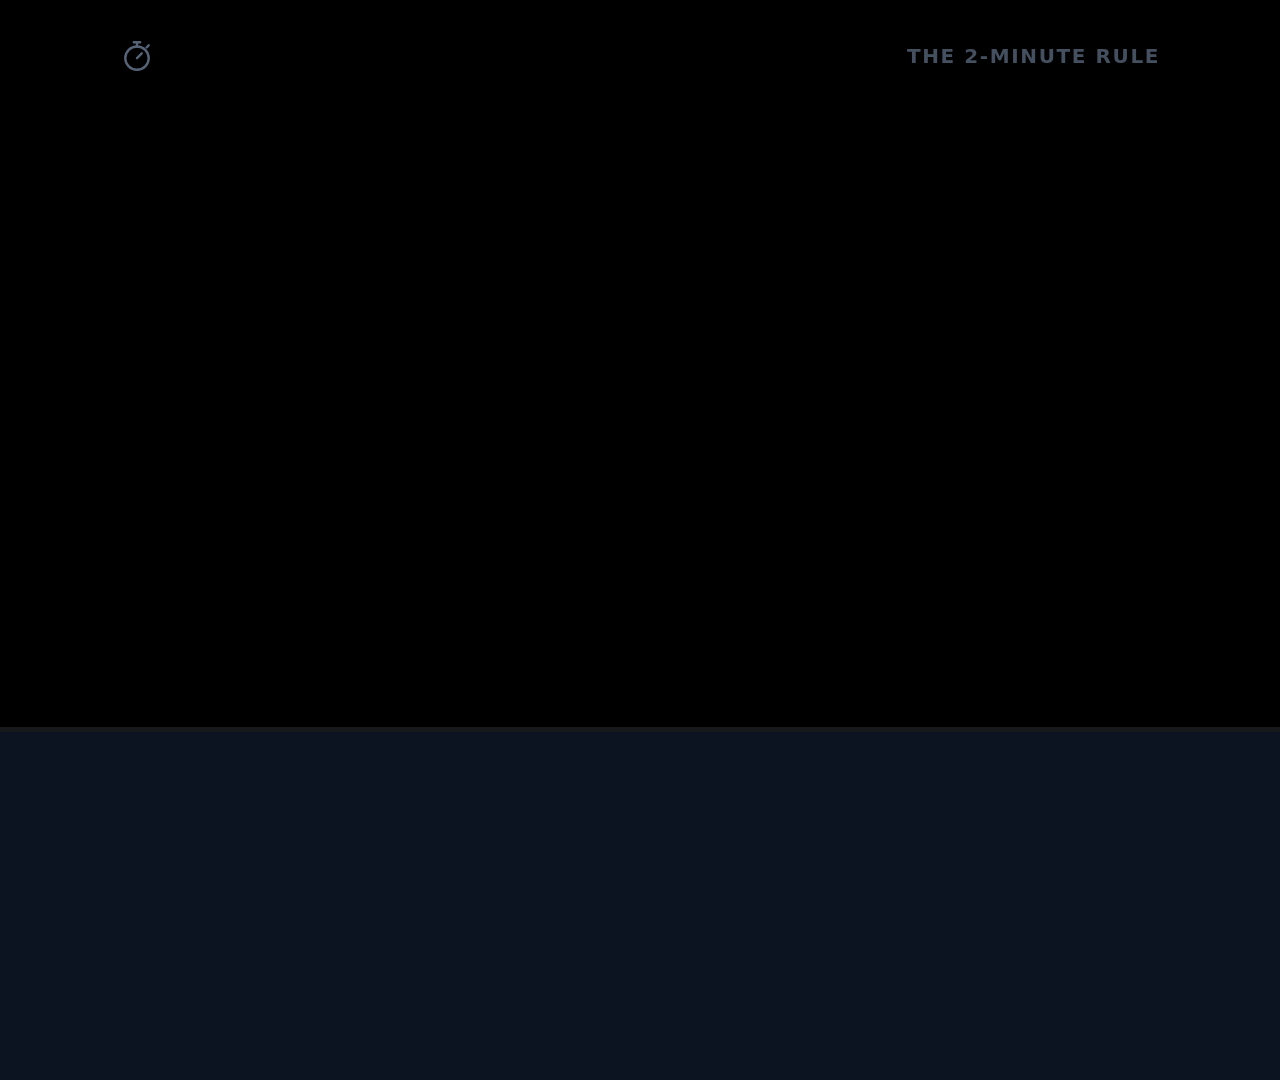
<file: safety-training/two-minute-rule/source/video.html>
<!doctype html>
<html lang="en">
<head>
<meta charset="utf-8">
<title>The 2-Minute Rule</title>
<link rel="stylesheet" href="style.css">
</head>
<body>
<!-- Icon set: 64x64 grid, 4px round strokes, currentColor -->
<svg width="0" height="0" style="position:absolute" aria-hidden="true"><defs>
  <symbol id="i-watch" viewBox="0 0 64 64"><g fill="none" stroke="currentColor" stroke-width="4.5" stroke-linecap="round" stroke-linejoin="round"><circle cx="32" cy="36" r="22"/><path d="M26 6h12M32 6v8M50 16l4-4M32 36l9-9"/></g></symbol>
  <symbol id="i-pause" viewBox="0 0 64 64"><g fill="currentColor"><rect x="14" y="10" width="13" height="44" rx="4"/><rect x="37" y="10" width="13" height="44" rx="4"/></g></symbol>
  <symbol id="i-hand" viewBox="0 0 64 64"><g fill="none" stroke="currentColor" stroke-width="4" stroke-linecap="round" stroke-linejoin="round"><path d="M22 34V14a4 4 0 0 1 8 0v16M30 30V9a4 4 0 0 1 8 0v21M38 30V12a4 4 0 0 1 8 0v22M46 34v-12a4 4 0 0 1 8 0v18c0 12-8 20-19 20h-3c-7 0-11-3-15-9l-8-12a4 4 0 0 1 6-5l5 6"/></g></symbol>
  <symbol id="i-point" viewBox="0 0 64 64"><path d="M28 60V40l-6-6c-3-3-1-8 3-7l3 1V8a5 5 0 0 1 10 0v14l9 2c4 1 7 4 7 9v7c0 5-3 9-6 12v8z" transform="rotate(180 32 34)" fill="none" stroke="currentColor" stroke-width="4" stroke-linejoin="round"/></symbol>
  <symbol id="i-eye" viewBox="0 0 64 64"><g fill="none" stroke="currentColor" stroke-width="4" stroke-linecap="round" stroke-linejoin="round"><path d="M4 32s10-18 28-18 28 18 28 18-10 18-28 18S4 32 4 32z"/><circle cx="32" cy="32" r="9"/></g></symbol>
  <symbol id="i-ask" viewBox="0 0 64 64"><g fill="none" stroke="currentColor" stroke-width="4" stroke-linecap="round" stroke-linejoin="round"><path d="M10 10h44a4 4 0 0 1 4 4v28a4 4 0 0 1-4 4H30L18 56V46h-8a4 4 0 0 1-4-4V14a4 4 0 0 1 4-4z"/><path d="M26 22a6 6 0 1 1 8 6c-2 1-2 2-2 5"/><circle cx="32" cy="39" r="1" stroke-width="5"/></g></symbol>
  <symbol id="i-sign" viewBox="0 0 64 64"><g fill="none" stroke="currentColor" stroke-width="4" stroke-linecap="round" stroke-linejoin="round"><path d="M32 6v52M22 58h20"/><path d="M32 12h20l6 7-6 7H32zM32 30H12l-6 7 6 7h20z"/></g></symbol>
  <symbol id="i-docs" viewBox="0 0 64 64"><g fill="none" stroke="currentColor" stroke-width="4" stroke-linecap="round" stroke-linejoin="round"><rect x="8" y="8" width="30" height="38" rx="3"/><rect x="24" y="18" width="30" height="38" rx="3" fill="var(--panel)"/><path d="M31 30h16M31 38h10"/><circle cx="48" cy="46" r="1" stroke-width="5"/></g></symbol>
  <symbol id="i-warn" viewBox="0 0 64 64"><g fill="none" stroke="currentColor" stroke-width="4" stroke-linecap="round" stroke-linejoin="round"><path d="M32 6L60 56H4z"/><path d="M32 24v14"/><circle cx="32" cy="46" r="1" stroke-width="5"/></g></symbol>
  <symbol id="i-verify" viewBox="0 0 64 64"><g fill="none" stroke="currentColor" stroke-width="4" stroke-linecap="round" stroke-linejoin="round"><circle cx="32" cy="32" r="26"/><path d="M32 6v52"/><path d="M12 33l6 6 9-11"/><path d="M39 26a5 5 0 1 1 7 5c-2 1-2 2-2 4"/><circle cx="44" cy="42" r="1" stroke-width="5"/></g></symbol>
  <symbol id="i-branch" viewBox="0 0 64 64"><g fill="none" stroke="currentColor" stroke-width="4" stroke-linecap="round" stroke-linejoin="round"><path d="M8 32h18M26 32c8 0 10-18 22-18M26 32c8 0 10 18 22 18"/><path d="M42 8l8 6-8 6M42 44l8 6-8 6"/></g></symbol>
  <symbol id="i-bolt" viewBox="0 0 64 64"><path d="M36 4L12 36h16l-4 24 26-34H34z" fill="none" stroke="currentColor" stroke-width="4" stroke-linejoin="round"/></symbol>
  <symbol id="i-drop" viewBox="0 0 64 64"><path d="M32 6C22 22 14 31 14 40a18 18 0 0 0 36 0c0-9-8-18-18-34z" fill="none" stroke="currentColor" stroke-width="4" stroke-linejoin="round"/><path d="M24 42a8 8 0 0 0 8 8" fill="none" stroke="currentColor" stroke-width="4" stroke-linecap="round"/></symbol>
  <symbol id="i-cloud" viewBox="0 0 64 64"><path d="M18 48h30a11 11 0 0 0 0-22 16 16 0 0 0-30-3 12 12 0 0 0 0 25z" fill="none" stroke="currentColor" stroke-width="4" stroke-linejoin="round"/><text x="32" y="42" text-anchor="middle" font-size="15" font-weight="800" fill="currentColor">O₂</text></symbol>
  <symbol id="i-gear" viewBox="0 0 64 64"><g fill="none" stroke="currentColor" stroke-width="4" stroke-linejoin="round"><path d="M28 6h8l2 7 6 3 7-3 5 5-3 7 3 6 7 2v8l-7 2-3 6 3 7-5 5-7-3-6 3-2 7h-8l-2-7-6-3-7 3-5-5 3-7-3-6-7-2v-8l7-2 3-6-3-7 5-5 7 3 6-3z"/><circle cx="32" cy="32" r="9"/></g></symbol>
  <symbol id="i-lock" viewBox="0 0 64 64"><g fill="none" stroke="currentColor" stroke-width="4" stroke-linecap="round" stroke-linejoin="round"><rect x="12" y="28" width="40" height="28" rx="4"/><path d="M20 28V20a12 12 0 0 1 24 0v8M32 40v6"/></g></symbol>
  <symbol id="i-mag" viewBox="0 0 64 64"><g fill="none" stroke="currentColor" stroke-width="5" stroke-linecap="round"><circle cx="26" cy="26" r="18"/><path d="M39 39l18 18"/></g></symbol>
  <symbol id="i-doc" viewBox="0 0 64 64"><g fill="none" stroke="currentColor" stroke-width="4" stroke-linecap="round" stroke-linejoin="round"><path d="M14 6h26l12 12v40H14z"/><path d="M40 6v12h12M22 30h22M22 40h22M22 50h14"/></g></symbol>
  <symbol id="i-thermo" viewBox="0 0 64 64"><g fill="none" stroke="currentColor" stroke-width="4" stroke-linecap="round"><path d="M26 38V12a6 6 0 0 1 12 0v26a12 12 0 1 1-12 0z"/><path d="M32 22v24"/></g></symbol>
  <symbol id="i-bell" viewBox="0 0 64 64"><g fill="none" stroke="currentColor" stroke-width="4" stroke-linecap="round" stroke-linejoin="round"><path d="M16 44V30a16 16 0 0 1 32 0v14l5 6H11z"/><path d="M27 56a5 5 0 0 0 10 0M32 8v6"/></g></symbol>
  <symbol id="i-phone" viewBox="0 0 64 64"><path d="M20 6l8 14-6 6c3 7 9 13 16 16l6-6 14 8-4 12c-24 2-44-18-46-46z" fill="none" stroke="currentColor" stroke-width="4" stroke-linejoin="round"/></symbol>
  <symbol id="i-barrier" viewBox="0 0 64 64"><g fill="none" stroke="currentColor" stroke-width="4" stroke-linecap="round" stroke-linejoin="round"><rect x="6" y="18" width="52" height="14" rx="3"/><path d="M14 18l-8 14M28 18l-8 14M42 18l-8 14M56 18l-8 14M14 32v24M50 32v24M8 56h12M44 56h12"/></g></symbol>
  <symbol id="i-tripod" viewBox="0 0 64 64"><g fill="none" stroke="currentColor" stroke-width="4" stroke-linecap="round" stroke-linejoin="round"><path d="M32 8L10 58M32 8l22 50M32 8v50"/><circle cx="40" cy="26" r="5"/><path d="M40 31v14"/></g></symbol>
  <symbol id="i-helmet" viewBox="0 0 64 64"><g fill="none" stroke="currentColor" stroke-width="4" stroke-linecap="round" stroke-linejoin="round"><path d="M8 44a24 24 0 0 1 48 0z"/><path d="M4 44h56v6H4zM32 20v24M24 44V26M40 44V26"/></g></symbol>
  <symbol id="i-wrench" viewBox="0 0 64 64"><path d="M40 8a14 14 0 0 0-13 19L8 46l10 10 19-19a14 14 0 0 0 19-13l-8 8-9-1-1-9z" fill="none" stroke="currentColor" stroke-width="4" stroke-linejoin="round"/></symbol>
  <symbol id="i-clock" viewBox="0 0 64 64"><g fill="none" stroke="currentColor" stroke-width="4" stroke-linecap="round"><circle cx="32" cy="32" r="26"/><path d="M32 16v16l11 7"/></g></symbol>
  <symbol id="i-bulb" viewBox="0 0 64 64"><g fill="none" stroke="currentColor" stroke-width="4" stroke-linecap="round" stroke-linejoin="round"><path d="M22 40c-5-4-8-9-8-15a18 18 0 0 1 36 0c0 6-3 11-8 15v6H22z"/><path d="M24 52h16M27 58h10"/></g></symbol>
  <symbol id="i-shield" viewBox="0 0 64 64"><g fill="none" stroke="currentColor" stroke-width="4" stroke-linecap="round" stroke-linejoin="round"><path d="M32 6l22 8v16c0 14-9 24-22 28C19 54 10 44 10 30V14z"/><path d="M22 32l7 7 13-14"/></g></symbol>
  <symbol id="i-pin" viewBox="0 0 64 64"><g fill="none" stroke="currentColor" stroke-width="4" stroke-linejoin="round"><path d="M32 60S12 38 12 24a20 20 0 0 1 40 0c0 14-20 36-20 36z"/><circle cx="32" cy="24" r="7"/></g></symbol>
  <symbol id="i-plant" viewBox="0 0 64 64"><g fill="none" stroke="currentColor" stroke-width="4" stroke-linejoin="round"><path d="M6 58V30l14 8v-8l14 8v-8l14 8V10h10v48z"/><path d="M14 48h6M28 48h6M42 48h6"/></g></symbol>
  <symbol id="i-nose" viewBox="0 0 64 64"><path d="M30 8c-2 14-10 26-14 34-3 6 1 10 7 10 3 0 5-2 9-2s6 2 9 2c6 0 10-4 7-10" fill="none" stroke="currentColor" stroke-width="4" stroke-linecap="round" stroke-linejoin="round"/></symbol>
  <symbol id="i-breath" viewBox="0 0 64 64"><g fill="none" stroke="currentColor" stroke-width="4" stroke-linecap="round"><path d="M6 24h34a8 8 0 1 0-8-8M6 34h46a8 8 0 1 1-8 8M6 44h22"/></g></symbol>
  <symbol id="i-check" viewBox="0 0 64 64"><path d="M12 34l13 13 27-29" fill="none" stroke="currentColor" stroke-width="6" stroke-linecap="round" stroke-linejoin="round"/></symbol>
  <symbol id="i-x" viewBox="0 0 64 64"><path d="M16 16l32 32M48 16L16 48" fill="none" stroke="currentColor" stroke-width="6" stroke-linecap="round"/></symbol>
  <symbol id="i-exit" viewBox="0 0 64 64"><g fill="none" stroke="currentColor" stroke-width="4" stroke-linecap="round" stroke-linejoin="round"><path d="M26 8h26v48H26"/><path d="M8 32h30M28 22l10 10-10 10"/></g></symbol>
  <symbol id="i-form" viewBox="0 0 64 64"><g fill="none" stroke="currentColor" stroke-width="4" stroke-linecap="round" stroke-linejoin="round"><rect x="10" y="6" width="44" height="52" rx="4"/><rect x="18" y="16" width="8" height="8"/><rect x="18" y="30" width="8" height="8"/><rect x="18" y="44" width="8" height="8"/><path d="M32 20h14M32 34h14M32 48h14"/></g></symbol>
  <symbol id="i-arch" viewBox="0 0 64 64"><g fill="none" stroke="currentColor" stroke-width="4" stroke-linecap="round" stroke-linejoin="round"><path d="M10 58V30a22 22 0 0 1 44 0v28"/><path d="M20 58V32a12 12 0 0 1 24 0v26M4 58h56"/></g></symbol>
  <symbol id="i-people" viewBox="0 0 64 64"><g fill="none" stroke="currentColor" stroke-width="4" stroke-linecap="round" stroke-linejoin="round"><circle cx="22" cy="20" r="8"/><circle cx="44" cy="22" r="7"/><path d="M6 54c0-10 7-17 16-17s16 7 16 17M36 39c2-1 5-2 8-2 8 0 14 6 14 15"/></g></symbol>
  <symbol id="i-meter" viewBox="0 0 64 64"><g fill="none" stroke="currentColor" stroke-width="4" stroke-linecap="round" stroke-linejoin="round"><rect x="16" y="6" width="32" height="52" rx="6"/><rect x="22" y="12" width="20" height="14" rx="2"/><circle cx="32" cy="42" r="6"/></g></symbol>
  <symbol id="i-cart" viewBox="0 0 64 64"><g fill="none" stroke="currentColor" stroke-width="4" stroke-linecap="round" stroke-linejoin="round"><rect x="8" y="14" width="48" height="36" rx="4"/><path d="M8 26h48M20 14v36M44 14v36"/></g></symbol>
  <symbol id="i-play" viewBox="0 0 64 64"><path d="M20 12l32 20-32 20z" fill="currentColor"/></symbol>
  <symbol id="i-cup" viewBox="0 0 64 64"><g fill="none" stroke="currentColor" stroke-width="4" stroke-linecap="round" stroke-linejoin="round"><path d="M12 24h32v16a14 14 0 0 1-14 14h-4a14 14 0 0 1-14-14z"/><path d="M44 29h4a7 7 0 0 1 0 14h-5"/><path d="M22 6c-3 4 3 6 0 11M32 6c-3 4 3 6 0 11"/></g></symbol>
  <symbol id="i-swap" viewBox="0 0 64 64"><g fill="none" stroke="currentColor" stroke-width="4" stroke-linecap="round" stroke-linejoin="round"><path d="M10 22h40M40 12l10 10-10 10M54 42H14M24 32L14 42l10 10"/></g></symbol>
  <symbol id="i-drum" viewBox="0 0 64 64"><g fill="none" stroke="currentColor" stroke-width="4" stroke-linecap="round" stroke-linejoin="round"><ellipse cx="32" cy="12" rx="18" ry="6"/><path d="M14 12v40c0 3 8 6 18 6s18-3 18-6V12M14 26c0 3 8 6 18 6s18-3 18-6M14 40c0 3 8 6 18 6s18-3 18-6"/></g></symbol>
  <symbol id="i-pallet" viewBox="0 0 64 64"><g fill="none" stroke="currentColor" stroke-width="4" stroke-linecap="round" stroke-linejoin="round"><rect x="9" y="12" width="21" height="32" rx="3"/><rect x="34" y="12" width="21" height="32" rx="3"/><path d="M5 48h54M5 56h54M9 48v8M32 48v8M55 48v8"/></g></symbol>
  <symbol id="i-die" viewBox="0 0 64 64"><g fill="none" stroke="currentColor" stroke-width="4" stroke-linecap="round" stroke-linejoin="round"><circle cx="32" cy="32" r="24"/><circle cx="32" cy="32" r="6"/><rect x="26" y="11" width="12" height="9" rx="3"/><rect x="26" y="44" width="12" height="9" rx="3"/><rect x="11" y="27" width="9" height="10" rx="3"/><rect x="44" y="27" width="9" height="10" rx="3"/></g></symbol>
  <symbol id="i-glove" viewBox="0 0 64 64"><g fill="none" stroke="currentColor" stroke-width="4" stroke-linecap="round" stroke-linejoin="round"><path d="M20 44V20a4 4 0 0 1 8 0v12M28 32V12a4 4 0 0 1 8 0v20M36 32V15a4 4 0 0 1 8 0v29M20 34l-5-6a4 4 0 0 0-6 5l11 13"/><rect x="18" y="46" width="28" height="12" rx="3" fill="currentColor" fill-opacity=".25"/></g></symbol>
  <symbol id="i-slit" viewBox="0 0 64 64"><g fill="none" stroke="currentColor" stroke-width="4" stroke-linecap="round" stroke-linejoin="round"><circle cx="20" cy="36" r="15"/><circle cx="20" cy="36" r="4"/><path d="M20 21h38"/><circle cx="44" cy="21" r="9"/><path d="M44 12v-4M44 34v-4M35 21h-4M57 21h-4"/></g></symbol>
  <symbol id="i-radio" viewBox="0 0 64 64"><g fill="none" stroke="currentColor" stroke-width="4" stroke-linecap="round" stroke-linejoin="round"><rect x="18" y="18" width="28" height="40" rx="5"/><path d="M26 18V5M25 30h14M25 38h14M25 46h8"/></g></symbol>
</defs></svg>

<div id="stage"></div>
<div id="header"><div id="chapter-wrap"><svg aria-hidden="true"><use href="#i-watch"/></svg><div id="chapter"></div></div><div id="brand">The 2-Minute Rule</div></div>
<div id="progress-track"><div id="progress"></div></div>
<div id="cap"><span></span></div>

<script src="art.js"></script>
<script src="td-art.js"></script>
<script src="scenes-a.js"></script>
<script src="scenes-b.js"></script>
<script src="scenes-c.js"></script>
<script src="engine.js"></script>
</body>
</html>
</file>
<file: safety-training/two-minute-rule/source/style.css>
/* The 2-Minute Rule — video design system (1920x1080, rendered frame by frame; no CSS transitions or animations:
   every moving value is set per frame by engine.js so renders are deterministic). */
:root, .scene {
  /* warm teaching palette (default) */
  --bg: #f3efe6; --bg2: #fbf9f4; --panel: #ffffff; --panel2: #f1ece1; --line: #ddd4c2;
  --ink: #14233a; --muted: #566377; --dim: #8792a2; --steel: #33465f; --person: #8193aa;
  --q1: #2f6fd6; --q2: #7a4fd0; --q3: #0e8a7b; --q4: #a3366f;
  --go: #17803f; --fix: #9a5b00; --stop: #cf3434;
  --amber: #e59a00; --amber-text: #9a5b00; --hazard: #cf3434; --n2: #2f6fd6; --ok-text: #0b7064;
  --cap-h: 168px;
}
.scene.dark {
  /* case palette: muted slate */
  --bg: #18222f; --bg2: #223045; --panel: #243449; --panel2: #2b3e56; --line: #3a506e;
  --ink: #eef2f7; --muted: #a7b5c7; --dim: #7c8da4; --steel: #c9d6e3; --person: #c3cfdc;
  --q1: #79aefc; --q2: #ad92ff; --q3: #45d3c1; --q4: #e486bf;
  --go: #43d17e; --fix: #ffbe3d; --stop: #ff6e6e;
  --amber: #ffb81c; --amber-text: #ffb81c; --hazard: #ff7a7a; --n2: #79aefc; --ok-text: var(--q3);
}
* { box-sizing: border-box; }
html, body { margin: 0; width: 1920px; height: 1080px; overflow: hidden; background: #0b1420; }
body { font-family: Inter, 'DejaVu Sans', sans-serif; color: var(--ink); -webkit-font-smoothing: antialiased; font-feature-settings: 'cv11' 1; }

#stage { position: absolute; inset: 0; overflow: hidden; }
.scene { position: absolute; inset: 0; color: var(--ink); background: linear-gradient(170deg, var(--bg2) 0%, var(--bg) 70%); }
.content { position: absolute; left: 120px; right: 120px; top: 110px; bottom: calc(var(--cap-h) + 30px); }

/* chrome */
#header { position: absolute; left: 120px; right: 120px; top: 34px; height: 44px; display: flex; align-items: center; justify-content: space-between; z-index: 50; color: #566377; }
body.on-dark #header { color: #a7b5c7; }
#chapter-wrap { display: flex; align-items: center; gap: 14px; }
#chapter-wrap svg { width: 34px; height: 34px; }
#chapter { font-size: 24px; font-weight: 700; letter-spacing: .06em; text-transform: uppercase; }
#brand { font-size: 20px; font-weight: 700; letter-spacing: .08em; text-transform: uppercase; opacity: .8; }
#progress-track { position: absolute; left: 0; right: 0; bottom: var(--cap-h); height: 5px; background: rgba(127,140,160,.18); z-index: 50; }
#progress { height: 100%; background: #e59a00; transform-origin: left center; transform: scaleX(0); }
#cap { position: absolute; left: 0; right: 0; bottom: 0; height: var(--cap-h); display: flex; align-items: center; justify-content: center; background: #0b1420; z-index: 60; padding: 0 160px; }
#cap span { font-size: 42px; line-height: 1.3; font-weight: 500; color: #fff; text-align: center; max-width: 1580px; text-wrap: balance; white-space: pre-line; }

/* type */
.kicker { font-size: 28px; font-weight: 750; letter-spacing: .14em; text-transform: uppercase; color: var(--amber-text); }
.h0 { font-size: 150px; font-weight: 850; line-height: .98; letter-spacing: -.03em; }
.h1 { font-size: 104px; font-weight: 850; line-height: 1.0; letter-spacing: -.025em; }
.h2 { font-size: 70px; font-weight: 800; line-height: 1.06; letter-spacing: -.02em; }
.h3 { font-size: 46px; font-weight: 750; line-height: 1.15; letter-spacing: -.01em; }
.h4 { font-size: 36px; font-weight: 700; line-height: 1.2; }
.body { font-size: 34px; line-height: 1.4; font-weight: 450; color: var(--muted); }
.small { font-size: 26px; line-height: 1.35; color: var(--muted); }
.muted { color: var(--muted); } .amber { color: var(--amber-text); } .hazard { color: var(--hazard); }
.num { font-feature-settings: "tnum" 1; }
.abs { position: absolute; }
.center { display: flex; align-items: center; justify-content: center; }
svg text { font-family: Inter, sans-serif; }

/* tags & chips */
.tag { display: inline-flex; align-items: center; gap: 10px; padding: 9px 18px; border-radius: 10px; font-size: 26px; font-weight: 700; background: var(--panel); border: 2px solid var(--line); color: var(--ink); white-space: nowrap; }
.tag.grey { background: var(--panel2); color: var(--muted); border-color: var(--line); }
.tag.hz { color: var(--hazard); border-color: color-mix(in srgb, var(--hazard) 45%, transparent); background: color-mix(in srgb, var(--hazard) 10%, var(--panel)); }
.tag.n2 { color: var(--n2); border-color: color-mix(in srgb, var(--n2) 45%, transparent); background: color-mix(in srgb, var(--n2) 10%, var(--panel)); }
.tag.ok { color: var(--ok-text); border-color: color-mix(in srgb, var(--q3) 45%, transparent); background: color-mix(in srgb, var(--q3) 10%, var(--panel)); }
.tag.dashed { border-style: dashed; background: transparent; color: var(--muted); }
.card { background: var(--panel); border: 2px solid var(--line); border-radius: 22px; padding: 30px 34px; box-shadow: 0 10px 30px rgba(20,35,58,.08); }
.dark .card { box-shadow: none; }
.srcline { font-size: 22px; color: var(--muted); }

/* question cards */
.q { --c: var(--q1); display: flex; align-items: center; gap: 20px; background: color-mix(in srgb, var(--c) calc(var(--on, 0) * 14%), var(--panel)); border: 3px solid color-mix(in srgb, var(--c) calc(50% + var(--on, 0) * 50%), transparent); border-radius: 22px; padding: 22px 26px; }
.q .n { flex: none; width: 64px; height: 64px; border-radius: 50%; background: var(--c); color: #fff; font-size: 36px; font-weight: 850; display: flex; align-items: center; justify-content: center; }
.q .ic { flex: none; width: 56px; height: 56px; color: var(--c); }
.q .t { font-size: 38px; font-weight: 800; line-height: 1.12; color: var(--ink); }
.q.q1 { --c: var(--q1); } .q.q2 { --c: var(--q2); } .q.q3 { --c: var(--q3); } .q.q4 { --c: var(--q4); }
/* rail: compact stacked cards at left */
.rail { position: absolute; left: 0; top: 0; width: 440px; display: flex; flex-direction: column; gap: 16px; }
.rail .q { padding: 14px 18px; gap: 14px; border-radius: 16px; }
.rail .q .n { width: 44px; height: 44px; font-size: 26px; }
.rail .q .ic { width: 38px; height: 38px; }
.rail .q .t { font-size: 24px; white-space: nowrap; }
.q.sm { padding: 16px 20px; gap: 14px; } .q.sm .n { width: 50px; height: 50px; font-size: 28px; } .q.sm .ic { width: 42px; height: 42px; } .q.sm .t { font-size: 30px; white-space: nowrap; }

/* decision buttons */
.decide { display: flex; gap: 26px; }
.btn { display: flex; align-items: center; gap: 14px; padding: 20px 34px; border-radius: 999px; font-size: 36px; font-weight: 800; color: #fff; }
.btn svg { width: 40px; height: 40px; }
.btn.go { background: var(--go); } .btn.fix { background: var(--fix); } .btn.stop { background: var(--stop); }
/* same three buttons in every scene: light-theme fills (white text passes contrast) */
.dark .btn.go, .dark .minibtn.go { background: #17803f; } .dark .btn.fix, .dark .minibtn.fix { background: #9a5b00; } .dark .btn.stop, .dark .minibtn.stop { background: #cf3434; }
.dark .q .n { color: #0b1420; }

/* step tiles */
.tile { width: 330px; height: 300px; border-radius: 28px; background: color-mix(in srgb, var(--amber) calc(var(--on, 0) * 12%), var(--panel)); border: 3px solid color-mix(in srgb, var(--amber) calc(var(--on, 0) * 100%), var(--line)); display: flex; flex-direction: column; align-items: center; justify-content: center; gap: 22px; }
.tile svg { width: 110px; height: 110px; color: var(--ink); }
.tile .w { font-size: 50px; font-weight: 850; letter-spacing: .06em; }

/* misc blocks */
.doc { width: 520px; height: 92px; border-radius: 14px; background: var(--panel); border: 3px solid var(--line); display: flex; align-items: center; gap: 18px; padding: 0 26px; font-size: 34px; font-weight: 750; }
.doc svg { width: 44px; height: 44px; color: var(--muted); }
.stamp { border: 5px solid var(--stop); color: var(--stop); font-weight: 850; font-size: 40px; padding: 8px 22px; border-radius: 10px; letter-spacing: .04em; text-transform: uppercase; transform: rotate(-8deg); }
.chip { display: inline-block; padding: 12px 24px; border-radius: 999px; background: var(--panel); border: 2px solid var(--line); font-size: 30px; font-weight: 700; color: var(--muted); }
.block { height: 84px; border-radius: 14px; background: var(--panel); border: 3px solid var(--line); display: flex; align-items: center; gap: 18px; padding: 0 26px; font-size: 32px; font-weight: 750; }
.block svg { width: 44px; height: 44px; color: var(--q3); flex: none; }

/* entrance transforms on SVG children scale/translate around their own box */
svg [data-in], svg [data-out] { transform-box: fill-box; transform-origin: center; }

/* ---- v2: save template ---- */
.savetag { display: flex; align-items: center; gap: 16px; }
.savetag .t { font-size: 34px; font-weight: 800; }
.chip.trig { font-size: 24px; padding: 8px 18px; color: var(--ink); display: inline-flex; gap: 10px; align-items: center; }
.chip.trig svg { width: 26px; height: 26px; color: var(--amber-text); }
.hrail { display: flex; gap: 12px; }
.hq { --c: var(--q1); display: flex; align-items: center; gap: 10px; padding: 8px 14px 8px 8px; border-radius: 999px; border: 2.5px solid color-mix(in srgb, var(--c) calc(35% + var(--on, 0) * 65%), transparent); background: color-mix(in srgb, var(--c) calc(var(--on, 0) * 14%), var(--panel)); font-size: 22px; font-weight: 750; white-space: nowrap; color: var(--ink); }
.hq .n { width: 34px; height: 34px; border-radius: 50%; background: var(--c); color: #fff; font-size: 20px; font-weight: 850; display: flex; align-items: center; justify-content: center; }
.hq.q1 { --c: var(--q1); } .hq.q2 { --c: var(--q2); } .hq.q3 { --c: var(--q3); } .hq.q4 { --c: var(--q4); }
.casecard { width: 560px; background: var(--panel); border: 2px solid var(--line); border-radius: 22px; padding: 26px 30px; box-shadow: 0 10px 30px rgba(20,35,58,.08); }
.casecard .row { display: flex; gap: 18px; align-items: flex-start; padding: 18px 0; border-top: 2px solid var(--line); }
.casecard .row:first-of-type { border-top: 0; }
.casecard .row > svg { width: 44px; height: 44px; flex: none; color: var(--muted); margin-top: 2px; }
.casecard .lab { font-size: 20px; font-weight: 800; letter-spacing: .1em; text-transform: uppercase; color: var(--muted); }
.casecard .val { font-size: 32px; font-weight: 750; line-height: 1.2; margin-top: 6px; min-height: 40px; }
.minibtn { display: inline-flex; align-items: center; gap: 8px; padding: 8px 16px; border-radius: 999px; font-size: 24px; font-weight: 800; color: #fff; }
.minibtn svg { width: 24px; height: 24px; }
.minibtn.go { background: var(--go); } .minibtn.fix { background: var(--fix); } .minibtn.stop { background: var(--stop); }
.note { background: #fff8d6; border: 2px solid #e2cf7a; border-radius: 10px; padding: 16px 20px; font-size: 26px; font-weight: 650; color: #3a3210; box-shadow: 0 6px 16px rgba(0,0,0,.08); transform: rotate(-2deg); }
.check { display: flex; gap: 12px; align-items: center; font-size: 28px; font-weight: 750; }
.check svg { width: 34px; height: 34px; flex: none; }
.pulse { position: absolute; border: 5px solid var(--stop); border-radius: 50%; }

/* light colours inside a dark scene (recap card, slate, end card) */
.lightvars { --bg: #f3efe6; --panel: #ffffff; --panel2: #f1ece1; --line: #ddd4c2; --ink: #14233a; --muted: #566377; --dim: #8792a2; --steel: #33465f; --person: #8193aa;
  --q1: #2f6fd6; --q2: #7a4fd0; --q3: #0e8a7b; --q4: #a3366f; --go: #17803f; --fix: #9a5b00; --stop: #cf3434; --amber: #e59a00; --amber-text: #9a5b00; --ok-text: #0b7064; color: var(--ink); }
.lightvars .q .n { color: #fff; }
.pill { display: inline-flex; align-items: center; gap: 12px; padding: 12px 26px; border-radius: 999px; background: var(--panel); border: 2px solid var(--line); font-size: 30px; font-weight: 750; color: var(--ink); }
.pill svg { width: 34px; height: 34px; }

/* v4: prediction holds and speech */
.promptcard { width: 560px; box-sizing: border-box; min-height: 560px; background: var(--panel); border: 4px solid var(--amber); border-radius: 22px; padding: 28px 30px; box-shadow: 0 14px 34px rgba(20,35,58,.14); }
.promptcard .lab { font-size: 22px; font-weight: 850; letter-spacing: .1em; text-transform: uppercase; }
.bubble { position: relative; background: var(--panel); border: 3px solid var(--ink); border-radius: 18px; padding: 12px 18px; font-size: 26px; font-weight: 750; line-height: 1.25; box-shadow: 0 8px 20px rgba(20,35,58,.10); }
.bubble::after { content: ""; position: absolute; left: 34px; bottom: -16px; width: 22px; height: 22px; background: var(--panel); border-right: 3px solid var(--ink); border-bottom: 3px solid var(--ink); transform: rotate(45deg); }
.bubble.right::after { left: auto; right: 34px; }
.contrast { display: grid; grid-template-columns: 1fr 1fr; gap: 28px; }
.contrast .col { background: var(--panel); border: 3px solid var(--line); border-top-width: 12px; border-radius: 22px; padding: 24px 28px; }
.contrast .col.fix { border-top-color: var(--fix); }
.contrast .col.stop { border-top-color: var(--stop); }
.contrast .ttl { display: flex; align-items: center; gap: 16px; font-size: 44px; font-weight: 850; }
.contrast ul { margin: 18px 0 0; padding-left: 34px; font-size: 36px; font-weight: 700; line-height: 1.45; }
.steps .check { font-size: 24px; }
.steps .check svg { width: 30px; height: 30px; }
.contrast .eg { margin-top: 16px; font-size: 27px; font-weight: 650; color: var(--muted); line-height: 1.4; }
</file>
